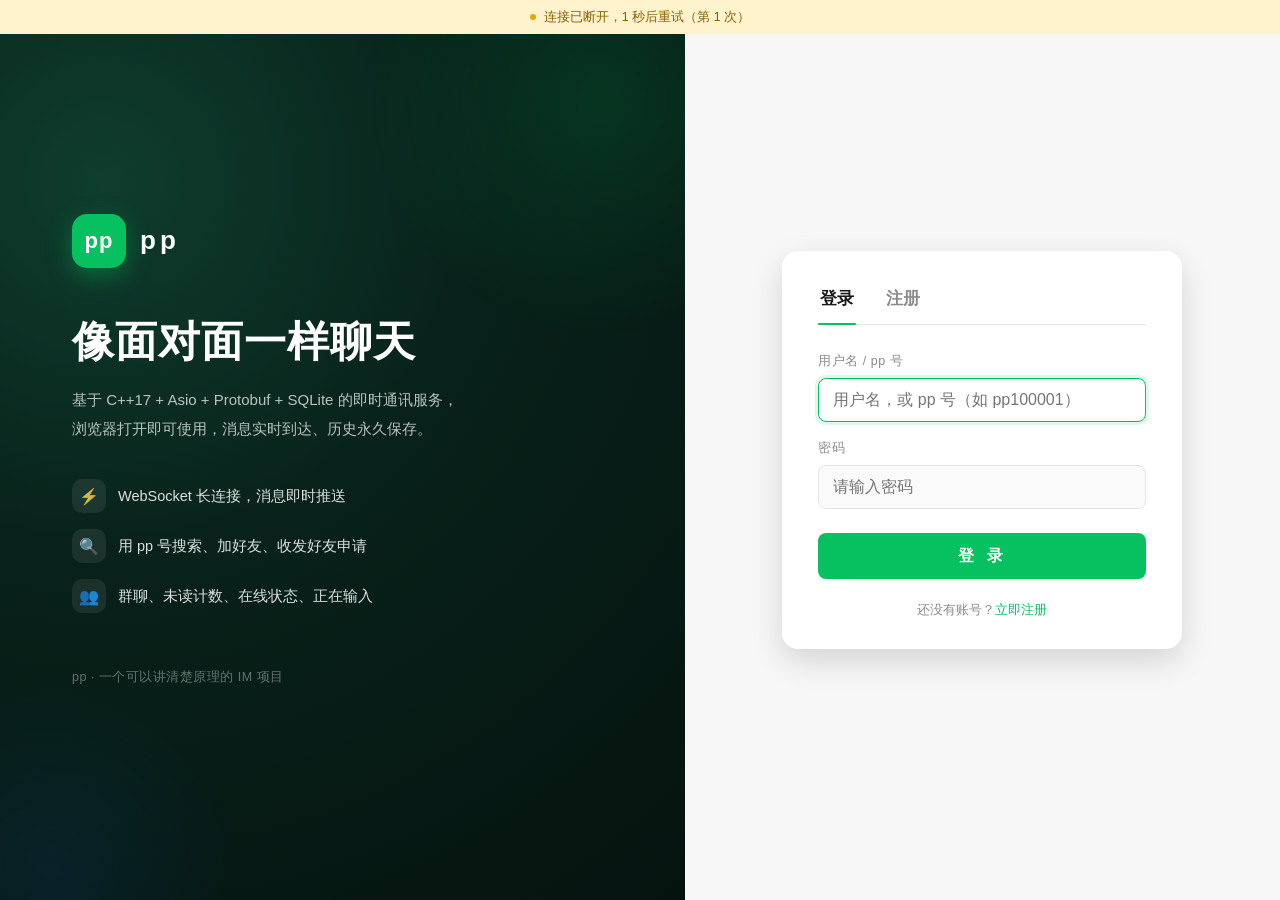
<file: web/index.html>
<!DOCTYPE html>
<html lang="zh-CN">
<head>
    <meta charset="UTF-8">
    <meta name="viewport" content="width=device-width, initial-scale=1.0, viewport-fit=cover">
    <meta name="theme-color" content="#2e2e2e">
    <title>pp · 和朋友保持连接</title>
    <link rel="icon" href="data:,">
    <link rel="stylesheet" href="css/app.css">
</head>
<body>

<!-- =========================================================================
     登录 / 注册
     ========================================================================= -->
<section id="auth-view" class="auth">
    <div class="auth-brand">
        <div class="brand-logo">
            <span class="brand-mark">pp</span>
            <span class="brand-name">pp</span>
        </div>
        <h1 class="brand-title">像面对面一样聊天</h1>
        <p class="brand-desc">
            基于 C++17 + Asio + Protobuf + SQLite 的即时通讯服务，<br>
            浏览器打开即可使用，消息实时到达、历史永久保存。
        </p>
        <ul class="brand-points">
            <li><span>⚡</span> WebSocket 长连接，消息即时推送</li>
            <li><span>🔍</span> 用 pp 号搜索、加好友、收发好友申请</li>
            <li><span>👥</span> 群聊、未读计数、在线状态、正在输入</li>
        </ul>
        <div class="brand-footer">pp · 一个可以讲清楚原理的 IM 项目</div>
    </div>

    <div class="auth-panel">
        <div class="auth-card">
            <div class="auth-tabs">
                <button class="auth-tab active" data-auth-tab="login">登录</button>
                <button class="auth-tab" data-auth-tab="register">注册</button>
            </div>

            <form id="login-form" class="auth-form" autocomplete="on">
                <label class="field">
                    <span class="field-label">用户名 / pp 号</span>
                    <input id="login-username" name="username" type="text"
                           placeholder="用户名，或 pp 号（如 pp100001）" autocomplete="username" required>
                </label>
                <label class="field">
                    <span class="field-label">密码</span>
                    <input id="login-password" name="password" type="password"
                           placeholder="请输入密码" autocomplete="current-password" required>
                </label>
                <p class="form-error" id="login-error" hidden></p>
                <button class="primary-btn" type="submit" id="login-submit">登 录</button>
                <p class="form-hint">还没有账号？<a href="#" data-auth-tab="register">立即注册</a></p>
            </form>

            <form id="register-form" class="auth-form" autocomplete="off" hidden>
                <label class="field">
                    <span class="field-label">用户名</span>
                    <input id="register-username" name="username" type="text"
                           placeholder="3~20 位字母、数字或下划线" autocomplete="username" required>
                </label>
                <label class="field">
                    <span class="field-label">昵称</span>
                    <input id="register-nickname" name="nickname" type="text"
                           placeholder="别人看到的名字" required>
                </label>
                <label class="field">
                    <span class="field-label">密码</span>
                    <input id="register-password" name="password" type="password"
                           placeholder="至少 6 位" autocomplete="new-password" required>
                </label>
                <label class="field">
                    <span class="field-label">确认密码</span>
                    <input id="register-password2" name="password2" type="password"
                           placeholder="再输入一次密码" autocomplete="new-password" required>
                </label>
                <p class="form-hint" style="text-align:left;margin:-4px 0 0;">
                    注册后会自动生成唯一 pp 号（如 pp100001），可随时在资料里修改。
                </p>
                <p class="form-error" id="register-error" hidden></p>
                <button class="primary-btn" type="submit" id="register-submit">创建账号</button>
                <p class="form-hint">已有账号？<a href="#" data-auth-tab="login">返回登录</a></p>
            </form>
        </div>
    </div>
</section>

<!-- =========================================================================
     主界面
     ========================================================================= -->
<section id="app-view" class="app" hidden>
    <!-- 最左侧导航（移动端自动变为底部 tab） -->
    <nav class="rail">
        <button class="rail-btn active" data-view="chats" title="聊天">
            <svg viewBox="0 0 24 24" aria-hidden="true">
                <path d="M21 11.5a8.4 8.4 0 0 1-8.5 8.5 9 9 0 0 1-3.8-.8L3 21l1.8-5.1A8.4 8.4 0 0 1 12.5 3 8.4 8.4 0 0 1 21 11.5z"/>
            </svg>
            <span class="rail-badge" id="rail-unread" hidden>0</span>
        </button>

        <button class="rail-btn" data-view="contacts" title="联系人">
            <svg viewBox="0 0 24 24" aria-hidden="true">
                <path d="M16 21v-2a4 4 0 0 0-4-4H6a4 4 0 0 0-4 4v2"/>
                <circle cx="9" cy="7" r="4"/>
                <path d="M22 21v-2a4 4 0 0 0-3-3.87"/>
                <path d="M16 3.13a4 4 0 0 1 0 7.75"/>
            </svg>
        </button>

        <button class="rail-btn" data-view="feed" title="动态">
            <svg viewBox="0 0 24 24" aria-hidden="true">
                <rect x="3.2" y="4" width="17.6" height="16" rx="3"/>
                <line x1="7" y1="9" x2="17" y2="9"/>
                <line x1="7" y1="13" x2="17" y2="13"/>
                <line x1="7" y1="17" x2="13" y2="17"/>
            </svg>
            <span class="rail-badge" id="rail-feed-badge" hidden>0</span>
        </button>

        <button class="rail-btn" data-view="favorites" title="收藏夹">
            <svg viewBox="0 0 24 24" aria-hidden="true">
                <path d="M6.5 3.5h11A1.5 1.5 0 0 1 19 5v16l-7-4.2L5 21V5a1.5 1.5 0 0 1 1.5-1.5z"/>
            </svg>
        </button>

        <button class="rail-btn" data-view="me" title="我">
            <svg viewBox="0 0 24 24" aria-hidden="true">
                <circle cx="12" cy="8" r="4.2"/>
                <path d="M4.6 20.4c0-4 3.4-6.4 7.4-6.4s7.4 2.4 7.4 6.4"/>
            </svg>
        </button>

        <div class="rail-spacer"></div>

        <button class="rail-btn" id="btn-logout" title="退出登录" hidden>
            <svg viewBox="0 0 24 24" aria-hidden="true">
                <path d="M9 21H5a2 2 0 0 1-2-2V5a2 2 0 0 1 2-2h4"/>
                <polyline points="16 17 21 12 16 7"/>
                <line x1="21" y1="12" x2="9" y2="12"/>
            </svg>
        </button>
    </nav>

    <!-- 会话 / 通讯录列表 -->
    <aside class="sidebar">
        <header class="sidebar-head">
            <h2 class="sidebar-title" id="sidebar-title">聊天</h2>
            <button class="icon-btn" id="btn-new-chat" title="发起聊天">
                <svg viewBox="0 0 24 24" aria-hidden="true">
                    <line x1="12" y1="5" x2="12" y2="19"/>
                    <line x1="5" y1="12" x2="19" y2="12"/>
                </svg>
            </button>
        </header>

        <div class="search-box">
            <svg viewBox="0 0 24 24" aria-hidden="true">
                <circle cx="11" cy="11" r="7"/>
                <line x1="16.5" y1="16.5" x2="21" y2="21"/>
            </svg>
            <input id="search-input" type="text" placeholder="搜索联系人 / 聊天记录">
        </div>

        <div class="list-scroll">
            <div id="conv-list" class="conv-list"></div>
            <div class="list-empty" id="list-empty" hidden>
                <div class="list-empty-icon">💬</div>
                <p id="list-empty-text">还没有聊天</p>
            </div>
        </div>

        <footer class="sidebar-foot">
            <span class="conn-dot" id="conn-dot"></span>
            <span id="conn-text">连接中…</span>
        </footer>
    </aside>

    <!-- 聊天区 -->
    <main class="chat" id="chat">
        <div class="chat-empty" id="chat-empty">
            <div class="chat-empty-inner">
                <div class="chat-empty-logo">pp</div>
                <h3>pp 网页版</h3>
                <p>从左侧选择一位联系人，开始聊天</p>
            </div>
        </div>

        <div class="chat-pane" id="chat-pane" hidden>
            <header class="chat-head">
                <button class="icon-btn back-btn" id="btn-back" title="返回">
                    <svg viewBox="0 0 24 24" aria-hidden="true">
                        <polyline points="15 18 9 12 15 6"/>
                    </svg>
                </button>
                <div class="chat-head-main">
                    <div class="chat-head-name">
                        <span id="chat-name">—</span>
                        <span class="presence-dot offline" id="chat-presence"></span>
                    </div>
                    <div class="chat-head-sub" id="chat-sub">离线</div>
                </div>
                <div class="chat-head-actions">
                    <span class="peer-uid" id="chat-uid"></span>
                    <button class="icon-btn" id="btn-chat-info" title="聊天信息" hidden>⋯</button>
                </div>
            </header>

            <div class="messages" id="messages">
                <div class="load-more" id="load-more" hidden>
                    <button class="ghost-btn" id="btn-load-more">查看更早的消息</button>
                </div>
                <div class="message-list" id="message-list"></div>
                <div class="typing-indicator" id="typing-indicator" hidden>
                    <span class="typing-dots"><i></i><i></i><i></i></span>
                    <span id="typing-text">对方正在输入…</span>
                </div>
            </div>

            <footer class="composer" id="composer">
                <!-- 第一行：更多(+) / 语音 / 输入 / 表情 / 发送（微信式） -->
                <div class="composer-tools">
                    <button class="icon-btn" id="btn-more" title="更多功能" aria-label="更多功能">
                        <svg viewBox="0 0 24 24" aria-hidden="true">
                            <circle cx="12" cy="12" r="9"/>
                            <line x1="12" y1="8.2" x2="12" y2="15.8"/>
                            <line x1="8.2" y1="12" x2="15.8" y2="12"/>
                        </svg>
                    </button>
                    <button class="icon-btn" id="btn-voice-toggle" title="切换语音输入" aria-label="语音输入">
                        <!-- 语音模式：显示麦克风；已切到语音时改为键盘图标（CSS 切换，不用 emoji） -->
                        <svg class="ico-mic" viewBox="0 0 24 24" aria-hidden="true">
                            <rect x="9" y="2.6" width="6" height="11" rx="3"/>
                            <path d="M5 11.4a7 7 0 0 0 14 0"/>
                            <line x1="12" y1="18.4" x2="12" y2="21.6"/>
                            <line x1="8.6" y1="21.6" x2="15.4" y2="21.6"/>
                        </svg>
                        <svg class="ico-keyboard" viewBox="0 0 24 24" aria-hidden="true">
                            <rect x="2.4" y="6.4" width="19.2" height="11.2" rx="2.4"/>
                            <line x1="6.4" y1="10.2" x2="7.6" y2="10.2"/>
                            <line x1="10.2" y1="10.2" x2="11.4" y2="10.2"/>
                            <line x1="14" y1="10.2" x2="15.2" y2="10.2"/>
                            <line x1="17.8" y1="10.2" x2="19" y2="10.2"/>
                            <line x1="6.4" y1="13.8" x2="17.6" y2="13.8"/>
                        </svg>
                    </button>
                </div>
                <input type="file" id="file-input" hidden
                       accept="image/png,image/jpeg,image/gif,image/webp,application/pdf,text/plain,text/markdown,application/zip,.doc,.docx,.xls,.xlsx,.ppt,.pptx">
                <textarea id="message-input" rows="1"></textarea>
                <!-- 语音模式：按住说话（微信式，上滑取消） -->
                <button class="voice-hold" id="btn-voice-hold" hidden>按住 说话</button>
                <div class="composer-right">
                    <button class="icon-btn" id="btn-emoji" title="表情" aria-label="表情">
                        <svg viewBox="0 0 24 24" aria-hidden="true">
                            <circle cx="12" cy="12" r="9"/>
                            <path d="M8.4 14.2a4.2 4.2 0 0 0 7.2 0"/>
                            <circle cx="9.2" cy="9.8" r="1"/>
                            <circle cx="14.8" cy="9.8" r="1"/>
                        </svg>
                    </button>
                    <button class="send-btn" id="btn-send">发送</button>
                </div>

                <!-- 引用条：引用某条消息时显示在输入框上方 -->
                <div class="quote-bar" id="quote-bar" hidden>
                    <div class="quote-bar-body">
                        <span class="quote-bar-name" id="quote-bar-name"></span>
                        <span class="quote-bar-text" id="quote-bar-text"></span>
                    </div>
                    <button class="quote-bar-close" id="quote-bar-close" title="取消引用">×</button>
                </div>

                <div class="emoji-panel" id="emoji-panel" hidden>
                    <div class="emoji-tabs">
                        <button class="emoji-tab active" type="button" data-tab="emoji">表情</button>
                        <button class="emoji-tab" type="button" data-tab="custom">收藏的表情</button>
                    </div>
                    <div class="emoji-grid" id="emoji-grid"></div>
                </div>

                <!-- 更多功能面板：展开时把输入栏整体顶上去（微信 + 面板） -->
                <div class="more-panel" id="more-panel" hidden>
                    <button class="more-item" data-more="image">
                        <span class="more-ico">
                            <svg viewBox="0 0 24 24" aria-hidden="true">
                                <rect x="3" y="4.5" width="18" height="15" rx="3"/>
                                <circle cx="8.6" cy="9.6" r="1.6"/>
                                <path d="M4 17.4l5-5 3.4 3.4 3-3 4.6 4.6"/>
                            </svg>
                        </span>
                        <span class="more-label">相册</span>
                    </button>
                    <button class="more-item" data-more="file">
                        <span class="more-ico">
                            <svg viewBox="0 0 24 24" aria-hidden="true">
                                <path d="M14 3H7a2 2 0 0 0-2 2v14a2 2 0 0 0 2 2h10a2 2 0 0 0 2-2V8z"/>
                                <polyline points="14 3 14 8 19 8"/>
                                <line x1="9" y1="13" x2="15" y2="13"/>
                                <line x1="9" y1="17" x2="13" y2="17"/>
                            </svg>
                        </span>
                        <span class="more-label">文件</span>
                    </button>
                    <button class="more-item" data-more="favorites">
                        <span class="more-ico">
                            <svg viewBox="0 0 24 24" aria-hidden="true">
                                <path d="M6.5 3.5h11a1.5 1.5 0 0 1 1.5 1.5v16l-7-4.2-7 4.2V5a1.5 1.5 0 0 1 1.5-1.5z"/>
                            </svg>
                        </span>
                        <span class="more-label">收藏</span>
                    </button>
                    <button class="more-item" data-more="voice">
                        <span class="more-ico">
                            <svg viewBox="0 0 24 24" aria-hidden="true">
                                <rect x="9" y="2.6" width="6" height="11" rx="3"/>
                                <path d="M5 11.4a7 7 0 0 0 14 0"/>
                                <line x1="12" y1="18.4" x2="12" y2="21.6"/>
                                <line x1="8.6" y1="21.6" x2="15.4" y2="21.6"/>
                            </svg>
                        </span>
                        <span class="more-label">语音</span>
                    </button>
                </div>

                <!-- 录音浮层：左半区=转文字，右半区=取消（微信式），中间显示波形与时长 -->
                <div class="voice-recording" id="voice-recording" hidden>
                    <div class="vr-zone vr-text" id="vr-text">
                        <svg class="vr-ico" viewBox="0 0 24 24" aria-hidden="true">
                            <polyline points="4 7 4 4 20 4 20 7"/>
                            <line x1="9" y1="20" x2="15" y2="20"/>
                            <line x1="12" y1="4" x2="12" y2="20"/>
                        </svg>
                        <span class="vr-title">转文字</span>
                        <span class="vr-sub">左滑松手</span>
                    </div>
                    <div class="vr-center">
                        <div class="voice-rec-wave"><i></i><i></i><i></i><i></i><i></i></div>
                        <span id="voice-rec-timer">0&nbsp;″</span>
                        <span id="voice-rec-tip">松开发送</span>
                    </div>
                    <div class="vr-zone vr-cancel" id="vr-cancel">
                        <svg class="vr-ico" viewBox="0 0 24 24" aria-hidden="true">
                            <line x1="6" y1="6" x2="18" y2="18"/>
                            <line x1="18" y1="6" x2="6" y2="18"/>
                        </svg>
                        <span class="vr-title">取消</span>
                        <span class="vr-sub">右滑松手</span>
                    </div>
                </div>
            </footer>
        </div>
    </main>

    <!-- =====================================================================
         联系人（好友 / 群聊 / 新的朋友）
         ===================================================================== -->
    <section class="contacts-view" id="contacts-view" hidden>
        <aside class="contacts-master">
            <header class="contacts-head">
                <h2>联系人</h2>
                <div class="contacts-head-actions">
                    <button class="icon-btn" id="btn-contact-add" title="添加好友">
                        <svg viewBox="0 0 24 24" aria-hidden="true">
                            <circle cx="10" cy="8" r="3.6"/>
                            <path d="M3.6 19.6c0-3.5 2.9-5.6 6.4-5.6 1.6 0 3 .4 4.1 1.2"/>
                            <line x1="18" y1="13" x2="18" y2="21"/>
                            <line x1="14" y1="17" x2="22" y2="17"/>
                        </svg>
                    </button>
                    <button class="icon-btn" id="btn-contact-group" title="创建群聊">
                        <svg viewBox="0 0 24 24" aria-hidden="true">
                            <circle cx="8" cy="9" r="3"/>
                            <circle cx="16" cy="9" r="3"/>
                            <path d="M2.8 19c0-2.8 2.3-4.4 5.2-4.4s5.2 1.6 5.2 4.4"/>
                            <path d="M14.4 14.8c2.6.1 4.8 1.6 4.8 4.2"/>
                        </svg>
                    </button>
                </div>
            </header>

            <div class="contacts-tabs">
                <button class="contacts-tab active" data-contact-tab="friends">好友</button>
                <button class="contacts-tab" data-contact-tab="groups">群聊</button>
                <button class="contacts-tab" data-contact-tab="requests">
                    新的朋友<span class="tab-badge" id="contact-request-badge" hidden>0</span>
                </button>
            </div>

            <div class="contacts-scroll">
                <div id="contacts-list" class="contacts-list"></div>
                <div class="contacts-empty" id="contacts-empty" hidden>
                    <p id="contacts-empty-text">还没有好友</p>
                </div>
            </div>
        </aside>

        <main class="contacts-detail" id="contacts-detail">
            <div class="detail-empty" id="contacts-detail-empty">
                <div class="detail-empty-icon">👥</div>
                <p>选择左侧的联系人查看详情</p>
            </div>
            <div class="detail-panel" id="contacts-detail-panel" hidden></div>
        </main>
    </section>

    <!-- =====================================================================
         动态（朋友圈 / 微博）
         ===================================================================== -->
    <section class="feed-view" id="feed-view" hidden>
        <div class="feed-wrap">
            <header class="feed-head">
                <h2>动态</h2>
                <span class="feed-head-spacer"></span>
                <button class="ghost-btn feed-refresh" id="btn-feed-refresh">刷新</button>
                <button class="icon-btn feed-new" id="btn-new-post" title="发表动态">
                    <svg viewBox="0 0 24 24" aria-hidden="true">
                        <line x1="12" y1="5" x2="12" y2="19"/>
                        <line x1="5" y1="12" x2="19" y2="12"/>
                    </svg>
                </button>
            </header>

            <div class="feed-scroll" id="feed-scroll">
                <div class="feed-list" id="feed-list"></div>

                <div class="feed-empty" id="feed-empty" hidden>
                    <div class="feed-empty-icon">🌤</div>
                    <p>还没有动态，点右上角 + 发一条</p>
                </div>

                <div class="feed-more" id="feed-more" hidden>
                    <button class="ghost-btn" id="btn-feed-more">加载更多</button>
                </div>
            </div>
        </div>
    </section>

    <!-- 发表动态（点 + 进入） -->
    <section class="feed-view" id="post-compose-view" hidden>
        <div class="feed-wrap">
            <header class="feed-head">
                <button class="icon-btn" id="btn-compose-back" title="返回">
                    <svg viewBox="0 0 24 24" aria-hidden="true">
                        <polyline points="15 18 9 12 15 6"/>
                    </svg>
                </button>
                <h2>发表动态</h2>
                <span class="feed-head-spacer"></span>
                <button class="text-btn" id="btn-post-send" disabled>发表</button>
            </header>

            <div class="feed-scroll">
                <div class="compose compose-page">
                    <div class="compose-top">
                        <div class="me-avatar me-avatar-sm" id="compose-avatar">我</div>
                        <textarea id="post-input" rows="6" maxlength="2000"
                                  placeholder="这一刻的想法…"></textarea>
                    </div>
                    <div class="compose-thumbs" id="compose-thumbs" hidden></div>
                    <div class="compose-foot">
                        <button class="icon-btn compose-pick" id="btn-pick-images" title="添加图片">
                            <svg viewBox="0 0 24 24" aria-hidden="true">
                                <rect x="3" y="4.5" width="18" height="15" rx="3"/>
                                <circle cx="8.6" cy="10" r="1.6"/>
                                <path d="M4 17l4.6-4.3 3.2 2.9 3-2.6L20 16.5"/>
                            </svg>
                        </button>
                        <span class="compose-count" id="post-count">0/2000</span>
                    </div>
                    <input type="file" id="post-file-input" hidden multiple
                           accept="image/png,image/jpeg,image/gif,image/webp">
                </div>
                <p class="compose-tip">最多 9 张图片，单张不超过 5MB</p>
            </div>
        </div>
    </section>

    <!-- =====================================================================
         某人的动态（从动态卡片头像点进来）
         ===================================================================== -->
    <section class="feed-view" id="user-feed-view" hidden>
        <div class="feed-wrap">
            <header class="feed-head">
                <button class="icon-btn" id="btn-user-feed-back" title="返回">
                    <svg viewBox="0 0 24 24" aria-hidden="true">
                        <polyline points="15 18 9 12 15 6"/>
                    </svg>
                </button>
                <h2 id="user-feed-title">TA 的动态</h2>
                <span class="feed-head-spacer"></span>
            </header>

            <div class="feed-scroll" id="user-feed-scroll">
                <div class="feed-list" id="user-feed-list"></div>
                <div class="feed-empty" id="user-feed-empty" hidden>
                    <div class="feed-empty-icon">📭</div>
                    <p>TA 还没有发过动态</p>
                </div>
                <div class="feed-more" id="user-feed-more" hidden>
                    <button class="ghost-btn" id="btn-user-feed-more">加载更多</button>
                </div>
            </div>
        </div>
    </section>

    <!-- =====================================================================
         我（微信风格的个人中心）
         ===================================================================== -->
    <section class="me-view" id="me-view" hidden>
        <!-- 主页面 -->
        <div class="me-page" id="me-page">
            <div class="me-scroll">
                <div class="me-profile" id="me-profile" data-me="detail" role="button" tabindex="0">
                    <div class="me-avatar" id="me-avatar">我</div>
                    <div class="me-profile-main">
                        <div class="me-name" id="me-name">—</div>
                        <div class="me-meta" id="me-meta">pp号：—</div>
                        <div class="me-sign" id="me-sign"></div>
                    </div>
                    <span class="chev">›</span>
                </div>

                <div class="me-group">
                    <button class="me-row" data-me="qr">
                        <span class="me-row-icon">
                            <svg viewBox="0 0 24 24" aria-hidden="true">
                                <rect x="3" y="3" width="7" height="7" rx="1.2"/>
                                <rect x="14" y="3" width="7" height="7" rx="1.2"/>
                                <rect x="3" y="14" width="7" height="7" rx="1.2"/>
                                <path d="M14 14h3v3h-3z"/>
                                <path d="M19 19h2v2h-2z"/>
                            </svg>
                        </span>
                        <span class="me-row-label">我的二维码</span>
                        <span class="chev">›</span>
                    </button>
                </div>

                <div class="me-group">
                    <button class="me-row" data-me="grants">
                        <span class="me-row-icon">
                            <svg viewBox="0 0 24 24" aria-hidden="true">
                                <path d="M12 3.2 19 6v5.4c0 4.3-2.9 7.6-7 9.4-4.1-1.8-7-5.1-7-9.4V6z"/>
                                <path d="m9.2 12.2 2 2 3.6-3.8"/>
                            </svg>
                        </span>
                        <span class="me-row-label">授权管理</span>
                        <span class="chev">›</span>
                    </button>
                    <button class="me-row" data-me="security">
                        <span class="me-row-icon">
                            <svg viewBox="0 0 24 24" aria-hidden="true">
                                <rect x="5" y="10.5" width="14" height="9.5" rx="2.2"/>
                                <path d="M8.4 10.5V7.6a3.6 3.6 0 0 1 7.2 0v2.9"/>
                            </svg>
                        </span>
                        <span class="me-row-label">账号与安全</span>
                        <span class="chev">›</span>
                    </button>
                    <button class="me-row" data-me="about">
                        <span class="me-row-icon">
                            <svg viewBox="0 0 24 24" aria-hidden="true">
                                <circle cx="12" cy="12" r="8.6"/>
                                <path d="M12 11v5.6"/>
                                <circle cx="12" cy="7.7" r="1" fill="currentColor" stroke="none"/>
                            </svg>
                        </span>
                        <span class="me-row-label">关于 pp</span>
                        <span class="chev">›</span>
                    </button>
                </div>

                <div class="me-group">
                    <button class="me-row me-row-danger" data-me="logout">退出登录</button>
                </div>

                <p class="me-footer">pp · 网页版 v1.0</p>
            </div>
        </div>

        <!-- 个人信息 -->
        <div class="me-page" id="me-detail" hidden>
            <header class="subpage-head">
                <button class="icon-btn" data-me="back" title="返回">
                    <svg viewBox="0 0 24 24" aria-hidden="true">
                        <polyline points="15 18 9 12 15 6"/>
                    </svg>
                </button>
                <h2>个人信息</h2>
                <span class="subpage-spacer"></span>
            </header>

            <div class="me-scroll">
                <div class="me-group">
                    <button class="me-row" data-me="edit-avatar">
                        <span class="me-row-label">头像</span>
                        <div class="me-avatar me-avatar-sm" id="me-detail-avatar">我</div>
                        <span class="chev">›</span>
                    </button>
                    <button class="me-row" data-me="edit-nickname">
                        <span class="me-row-label">名字</span>
                        <span class="me-row-value" id="me-detail-name">—</span>
                        <span class="chev">›</span>
                    </button>
                    <button class="me-row" data-me="edit-ppid">
                        <span class="me-row-label">pp 号</span>
                        <span class="me-row-value" id="me-detail-ppid">—</span>
                        <span class="chev">›</span>
                    </button>
                    <button class="me-row" data-me="qr">
                        <span class="me-row-label">我的二维码</span>
                        <span class="chev">›</span>
                    </button>
                </div>

                <div class="me-group">
                    <button class="me-row" data-me="edit-signature">
                        <span class="me-row-label">个性签名</span>
                        <span class="me-row-value" id="me-detail-sign">未填写</span>
                        <span class="chev">›</span>
                    </button>
                </div>

                <p class="me-footnote">资料修改后会立即同步给好友</p>
            </div>
        </div>

        <!-- 编辑资料 -->
        <div class="me-page" id="me-edit" hidden>
            <header class="subpage-head">
                <button class="icon-btn" data-me="close-edit" title="返回">
                    <svg viewBox="0 0 24 24" aria-hidden="true">
                        <polyline points="15 18 9 12 15 6"/>
                    </svg>
                </button>
                <h2>编辑资料</h2>
                <span class="subpage-spacer"></span>
                <button class="text-btn" id="btn-save-profile">保存</button>
            </header>

            <div class="me-scroll">
                <div class="me-group">
                    <button class="me-row" id="btn-change-avatar">
                        <span class="me-row-label">头像</span>
                        <div class="me-avatar me-avatar-sm" id="me-edit-avatar">我</div>
                        <span class="me-row-value">点击更换</span>
                        <span class="chev">›</span>
                    </button>
                    <input type="file" id="avatar-file-input" hidden
                           accept="image/png,image/jpeg,image/gif,image/webp">
                </div>

                <div class="me-group edit-fields">
                    <label class="edit-field">
                        <span class="edit-label">名字</span>
                        <input id="edit-nickname" class="edit-input" type="text"
                               maxlength="20" placeholder="你的昵称">
                        <span class="edit-counter" id="edit-nickname-count">0/20</span>
                    </label>
                    <label class="edit-field">
                        <span class="edit-label">pp 号</span>
                        <input id="edit-ppid" class="edit-input" type="text"
                               maxlength="20" placeholder="4~20 位字母、数字或下划线">
                        <span class="edit-counter" id="edit-ppid-count">0/20</span>
                    </label>
                    <label class="edit-field edit-field-column">
                        <span class="edit-label">个性签名</span>
                        <textarea id="edit-signature" class="edit-textarea" rows="3"
                                  maxlength="80" placeholder="一句话介绍自己"></textarea>
                        <span class="edit-counter" id="edit-signature-count">0/80</span>
                    </label>
                </div>

                <p class="me-footnote">昵称 1~20 字，pp 号 4~20 位字母、数字或下划线。</p>
            </div>
        </div>

        <!-- 我的二维码 -->
        <div class="me-page" id="me-qr" hidden>
            <header class="subpage-head">
                <button class="icon-btn" data-me="back" title="返回">
                    <svg viewBox="0 0 24 24" aria-hidden="true">
                        <polyline points="15 18 9 12 15 6"/>
                    </svg>
                </button>
                <h2>我的二维码</h2>
                <span class="subpage-spacer"></span>
            </header>

            <div class="me-scroll">
                <div class="qr-card">
                    <div class="qr-head">
                        <div class="qr-avatar" id="me-qr-avatar">我</div>
                        <div class="qr-head-info">
                            <div class="qr-name" id="me-qr-name">—</div>
                            <div class="qr-id" id="me-qr-id">pp号：—</div>
                        </div>
                    </div>

                    <div class="qr-canvas-wrap">
                        <canvas id="me-qrcode" class="qr-canvas"></canvas>
                        <div class="qr-loading" id="qr-loading">二维码生成中…</div>
                    </div>

                    <p class="qr-hint">扫一扫，直接打开 pp 加我为好友</p>

                    <div class="qr-actions">
                        <button class="btn btn-ghost" id="btn-copy-qrlink">复制链接</button>
                        <button class="btn btn-primary" id="btn-save-qr">保存图片</button>
                    </div>

                    <button class="qr-ppid" id="btn-copy-ppid">复制 pp 号</button>
                </div>
            </div>
        </div>
    </section>

    <!-- =====================================================================
         收藏夹（长按消息 → 收藏）
         ===================================================================== -->
    <section class="fav-view" id="fav-view" hidden>
        <header class="fav-head">
            <h2>收藏夹</h2>
            <span class="fav-count" id="fav-count"></span>
        </header>
        <div class="fav-list" id="fav-list"></div>
    </section>
</section>

<div class="toast" id="toast" hidden></div>
<div class="conn-banner" id="conn-banner" hidden>
    <span class="conn-banner-dot"></span>
    <span id="conn-banner-text">连接已断开，正在重连…</span>
</div>

<!-- 通用弹窗：添加好友 / 好友申请 / 创建群聊 / 群成员 / 个人资料 -->
<div class="modal-root" id="modal-root" hidden>
    <div class="modal-backdrop" data-modal-close></div>
    <section class="modal-card" role="dialog" aria-modal="true">
        <header class="modal-head">
            <h3 id="modal-title">标题</h3>
            <button class="icon-btn" id="modal-close" title="关闭">✕</button>
        </header>
        <div class="modal-body" id="modal-body"></div>
        <footer class="modal-foot" id="modal-foot" hidden></footer>
    </section>
</div>

<script src="js/config.js"></script>
<script src="js/protocol.js"></script>
<script src="js/ws-client.js"></script>
<script src="js/store.js"></script>
<script src="js/ui.js"></script>
<script src="js/qr.js"></script>
<script src="js/voice.js"></script>
<script src="js/app.js"></script>
</body>
</html>
</file>
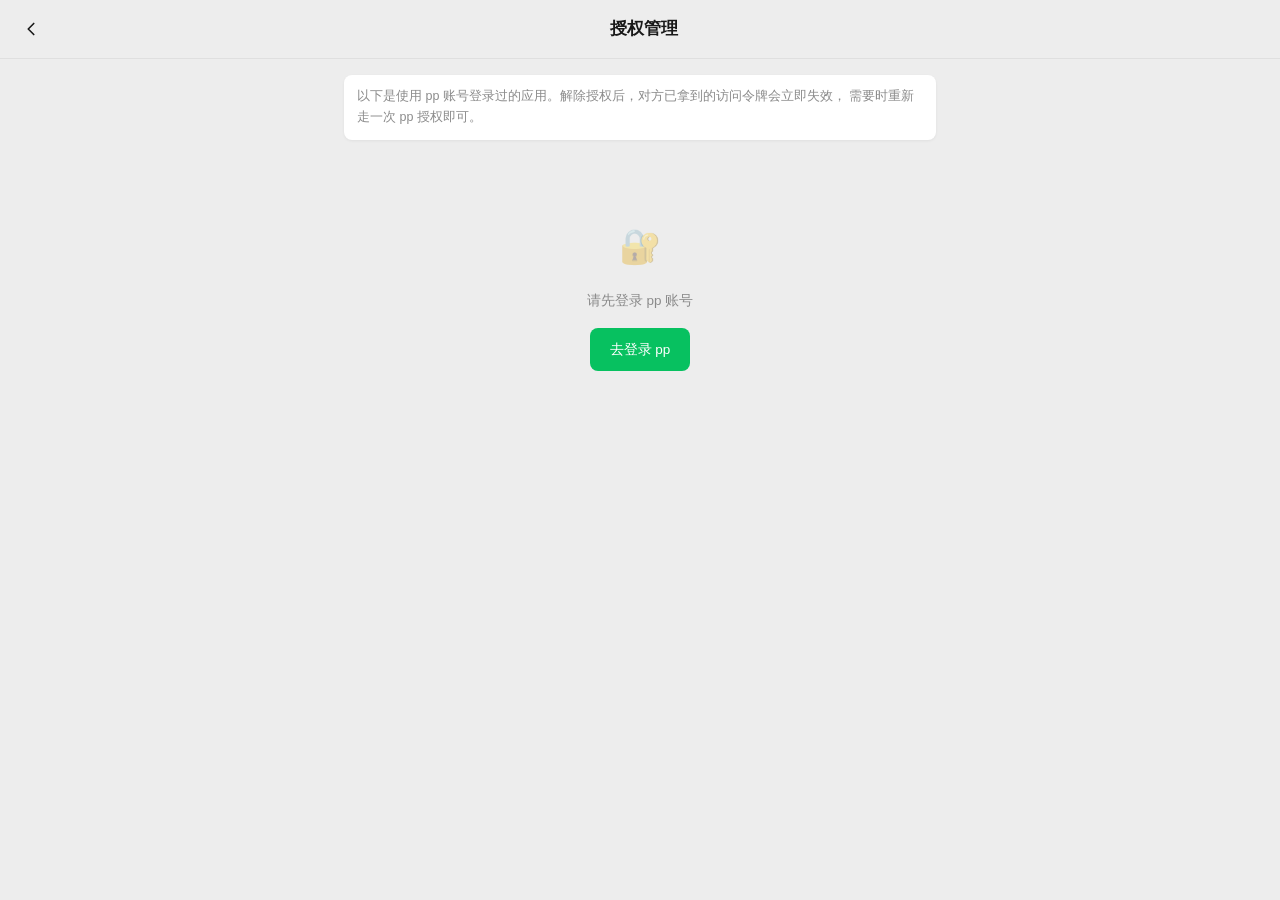
<file: web/grants.html>
<!doctype html>
<html lang="zh-CN">
<head>
<meta charset="utf-8">
<meta name="viewport" content="width=device-width, initial-scale=1, viewport-fit=cover">
<meta name="theme-color" content="#ededed">
<meta name="robots" content="noindex, nofollow">
<title>授权管理 · pp</title>
<link rel="stylesheet" href="css/app.css">
<style>
  body { background: #ededed; }

  .grants-page {
    min-height: 100vh;
    min-height: 100dvh;
    display: flex;
    flex-direction: column;
  }

  .grants-head {
    position: sticky;
    top: 0;
    z-index: 5;
    display: flex;
    align-items: center;
    gap: 8px;
    padding: 12px 14px;
    background: rgba(237, 237, 237, .92);
    backdrop-filter: blur(12px);
    -webkit-backdrop-filter: blur(12px);
    border-bottom: 1px solid rgba(0, 0, 0, .06);
  }
  .grants-back {
    display: inline-flex;
    align-items: center;
    justify-content: center;
    width: 34px; height: 34px;
    border: 0; border-radius: 10px;
    background: transparent;
    color: var(--text);
    cursor: pointer;
  }
  .grants-back:hover { background: rgba(0, 0, 0, .05); }
  .grants-title {
    flex: 1;
    margin: 0;
    font-size: 16.5px;
    font-weight: 600;
    text-align: center;
    padding-right: 34px;
  }

  .grants-body {
    flex: 1;
    width: 100%;
    max-width: 620px;
    margin: 0 auto;
    padding: 16px 14px 40px;
  }

  .grants-tip {
    margin: 0 0 14px;
    padding: 11px 13px;
    border-radius: var(--radius);
    background: #fff;
    color: var(--text-secondary);
    font-size: 12.5px;
    line-height: 1.7;
    box-shadow: var(--shadow-sm);
  }

  .grant-card {
    display: flex;
    align-items: center;
    gap: 12px;
    padding: 14px;
    margin-bottom: 10px;
    border-radius: 12px;
    background: #fff;
    box-shadow: var(--shadow-sm);
  }
  .grant-icon {
    width: 44px; height: 44px;
    flex: none;
    border-radius: 12px;
    display: grid; place-items: center;
    background: linear-gradient(135deg, #07c160, #06a552);
    color: #fff;
    font-size: 17px;
    font-weight: 700;
  }
  .grant-main { flex: 1; min-width: 0; }
  .grant-name {
    font-size: 15px;
    font-weight: 600;
    color: var(--text);
    overflow: hidden;
    text-overflow: ellipsis;
    white-space: nowrap;
  }
  .grant-sub {
    margin-top: 3px;
    font-size: 12px;
    color: var(--text-secondary);
    overflow: hidden;
    text-overflow: ellipsis;
    white-space: nowrap;
  }
  .grant-badge {
    display: inline-block;
    margin-left: 6px;
    padding: 1px 6px;
    border-radius: 999px;
    font-size: 11px;
    vertical-align: 1px;
    background: rgba(7, 193, 96, .12);
    color: var(--green-dark);
  }
  .grant-badge.off {
    background: rgba(0, 0, 0, .06);
    color: var(--text-secondary);
  }
  .grant-revoke {
    flex: none;
    padding: 7px 13px;
    border-radius: 8px;
    border: 1px solid rgba(250, 81, 81, .35);
    background: rgba(250, 81, 81, .06);
    color: var(--danger);
    font: inherit;
    font-size: 12.5px;
    cursor: pointer;
    transition: background .15s, opacity .15s;
  }
  .grant-revoke:hover { background: rgba(250, 81, 81, .12); }
  .grant-revoke:disabled { opacity: .5; cursor: default; }

  .grants-empty {
    padding: 60px 20px;
    text-align: center;
    color: var(--text-secondary);
    font-size: 13.5px;
    line-height: 1.9;
  }
  .grants-empty .big {
    font-size: 34px;
    margin-bottom: 10px;
    opacity: .35;
  }
  .grants-empty button {
    margin-top: 14px;
    padding: 9px 20px;
    border: 0;
    border-radius: 8px;
    background: var(--green);
    color: #fff;
    font: inherit;
    font-size: 13.5px;
    cursor: pointer;
  }

  .grants-loading {
    padding: 50px 0;
    text-align: center;
    color: var(--text-secondary);
    font-size: 13px;
  }

  .toast-tip {
    position: fixed;
    left: 50%;
    bottom: 42px;
    transform: translateX(-50%);
    max-width: 80vw;
    padding: 9px 16px;
    border-radius: 8px;
    background: rgba(0, 0, 0, .78);
    color: #fff;
    font-size: 13px;
    opacity: 0;
    pointer-events: none;
    transition: opacity .2s;
    z-index: 20;
  }
  .toast-tip.show { opacity: 1; }
</style>
</head>
<body>
<div class="grants-page">
  <header class="grants-head">
    <button class="grants-back" id="back" title="返回">
      <svg viewBox="0 0 24 24" width="20" height="20" fill="none"
           stroke="currentColor" stroke-width="1.8" stroke-linecap="round" stroke-linejoin="round">
        <polyline points="15 18 9 12 15 6"/>
      </svg>
    </button>
    <h1 class="grants-title">授权管理</h1>
  </header>

  <main class="grants-body">
    <p class="grants-tip">
      以下是使用 pp 账号登录过的应用。解除授权后，对方已拿到的访问令牌会立即失效，
      需要时重新走一次 pp 授权即可。
    </p>
    <div id="list">
      <div class="grants-loading">加载中…</div>
    </div>
  </main>
</div>

<div class="toast-tip" id="toast"></div>

<script>
(function () {
  'use strict';

  var TOKEN_KEY = 'pp_token';
  var listBox = document.getElementById('list');
  var toastEl = document.getElementById('toast');
  var toastTimer = null;

  // 来源 tab（由 app.js 跳转时带 ?from=me），用于返回时原路回去。
  // 不用 history.back()：pp 是 SPA，直接用回退无法指定要恢复的 tab，
  // 且首次直接打开本页时 history 里可能是无关页面。
  var fromView = (function () {
    var v = new URLSearchParams(location.search).get('from') || '';
    return ['chats', 'contacts', 'feed', 'me'].indexOf(v) !== -1 ? v : '';
  })();

  function toast(message) {
    toastEl.textContent = message;
    toastEl.classList.add('show');
    clearTimeout(toastTimer);
    toastTimer = setTimeout(function () { toastEl.classList.remove('show'); }, 2200);
  }

  function back() {
    location.href = fromView ? '/?view=' + encodeURIComponent(fromView) : '/';
  }
  document.getElementById('back').addEventListener('click', back);

  function token() {
    try { return localStorage.getItem(TOKEN_KEY) || ''; } catch (err) { return ''; }
  }

  function fmtTime(seconds) {
    var n = Number(seconds);
    if (!n) return '—';
    var d = new Date(n * 1000);
    var pad = function (x) { return x < 10 ? '0' + x : String(x); };
    return d.getFullYear() + '-' + pad(d.getMonth() + 1) + '-' + pad(d.getDate()) +
      ' ' + pad(d.getHours()) + ':' + pad(d.getMinutes());
  }

  function empty(message, withLogin) {
    listBox.innerHTML = '<div class="grants-empty">' +
      '<div class="big">🔐</div>' +
      '<div>' + message + '</div>' +
      (withLogin ? '<button id="go-login">去登录 pp</button>' : '') +
      '</div>';
    var btn = document.getElementById('go-login');
    if (btn) btn.addEventListener('click', function () { window.location.href = '/'; });
  }

  function scopeText(scope) {
    var names = { profile: '头像、昵称、pp 号' };
    var list = String(scope || 'profile').split(/\s+/).filter(Boolean);
    var labels = list.map(function (item) { return names[item] || item; });
    return labels.join('、');
  }

  function render(grants) {
    if (!grants || !grants.length) {
      empty('还没有任何应用获得过你的授权', false);
      return;
    }

    listBox.innerHTML = '';
    grants.forEach(function (g) {
      var card = document.createElement('div');
      card.className = 'grant-card';

      var icon = document.createElement('div');
      icon.className = 'grant-icon';
      icon.textContent = (g.name || g.clientId || '?').slice(0, 1);

      var main = document.createElement('div');
      main.className = 'grant-main';

      var nameEl = document.createElement('div');
      nameEl.className = 'grant-name';
      nameEl.textContent = g.name || g.clientId || '未知应用';
      var active = Number(g.activeTokens) > 0;
      var badge = document.createElement('span');
      badge.className = 'grant-badge' + (active ? '' : ' off');
      badge.textContent = active ? '已授权' : '已过期';
      nameEl.appendChild(badge);

      var subEl = document.createElement('div');
      subEl.className = 'grant-sub';
      subEl.textContent = '权限：' + scopeText(g.scope) + ' · 最近授权 ' + fmtTime(g.lastAuthorizedAt);

      var idEl = document.createElement('div');
      idEl.className = 'grant-sub';
      idEl.style.color = 'var(--text-muted)';
      idEl.textContent = g.clientId || '';

      main.appendChild(nameEl);
      main.appendChild(subEl);
      main.appendChild(idEl);

      var btn = document.createElement('button');
      btn.className = 'grant-revoke';
      btn.type = 'button';
      btn.textContent = active ? '解除授权' : '清除记录';
      btn.addEventListener('click', function () {
        var label = active ? '解除后该应用需要重新授权，确定吗？' : '清除这条授权记录？';
        if (!window.confirm(label)) return;

        btn.disabled = true;
        btn.textContent = '处理中…';

        fetch('/api/grants/revoke', {
          method: 'POST',
          headers: {
            'Content-Type': 'application/json',
            Accept: 'application/json',
            Authorization: 'Bearer ' + token(),
          },
          body: JSON.stringify({ clientId: g.clientId }),
        }).then(function (res) {
          return res.json().catch(function () { return {}; }).then(function (body) {
            if (res.ok && body && body.success) {
              toast('已解除对「' + (g.name || g.clientId) + '」的授权');
              load();
              return;
            }
            btn.disabled = false;
            btn.textContent = '重试';
            toast((body && body.errMsg) || '操作失败，请稍后重试');
          });
        }).catch(function () {
          btn.disabled = false;
          btn.textContent = '重试';
          toast('网络异常，请稍后重试');
        });
      });

      card.appendChild(icon);
      card.appendChild(main);
      card.appendChild(btn);
      listBox.appendChild(card);
    });
  }

  function load() {
    if (!token()) {
      empty('请先登录 pp 账号', true);
      return;
    }

    listBox.innerHTML = '<div class="grants-loading">加载中…</div>';

    fetch('/api/grants', {
      headers: { Accept: 'application/json', Authorization: 'Bearer ' + token() },
    }).then(function (res) {
      return res.json().catch(function () { return {}; }).then(function (body) {
        if (res.ok && body && body.success) {
          render(body.grants || []);
          return;
        }
        if (res.status === 401) {
          empty('登录状态已失效，请重新登录', true);
          return;
        }
        empty((body && body.errMsg) || '加载失败，请稍后重试', false);
      });
    }).catch(function () {
      empty('网络异常，请稍后重试', false);
    });
  }

  load();
})();
</script>
</body>
</html>
</file>
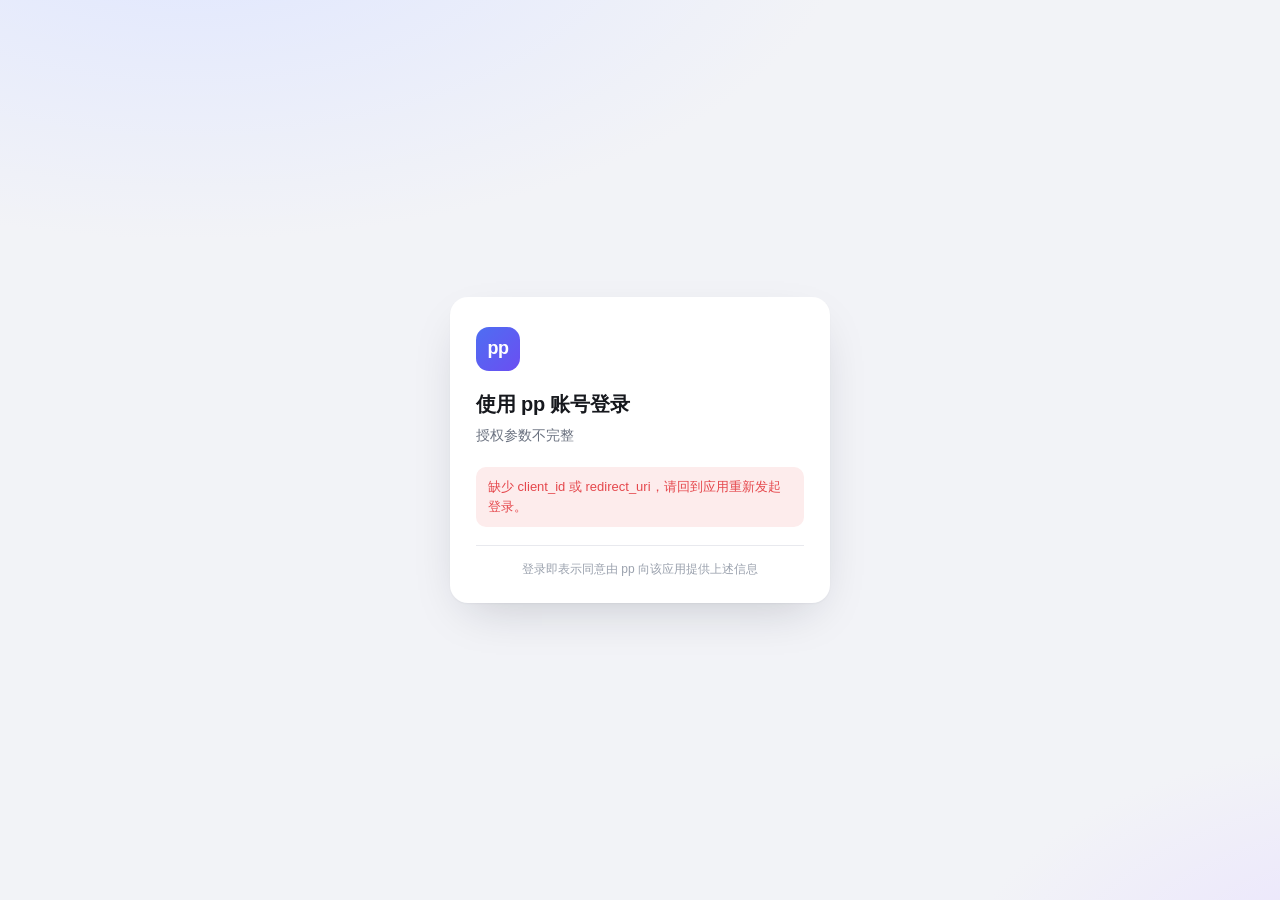
<file: web/oauth.html>
<!doctype html>
<html lang="zh-CN">
<head>
<meta charset="utf-8">
<meta name="viewport" content="width=device-width, initial-scale=1, viewport-fit=cover">
<meta name="robots" content="noindex, nofollow">
<title>使用 pp 账号登录</title>
<style>
  :root {
    --bg: #f2f3f7;
    --card: #ffffff;
    --text: #16181d;
    --text-2: #6b7280;
    --line: #e8e9ee;
    --brand: #4e6ef2;
    --brand-2: #6b4ef2;
    --danger: #e5484d;
    --radius: 18px;
  }
  * { box-sizing: border-box; }
  html, body { height: 100%; }
  body {
    margin: 0;
    display: flex;
    align-items: center;
    justify-content: center;
    padding: 24px;
    background:
      radial-gradient(1200px 600px at 15% -10%, #dfe6ff 0%, transparent 55%),
      radial-gradient(900px 500px at 110% 110%, #e8e0ff 0%, transparent 50%),
      var(--bg);
    font: 15px/1.55 -apple-system, BlinkMacSystemFont, "Segoe UI", "PingFang SC",
          "Hiragino Sans GB", "Microsoft YaHei", sans-serif;
    color: var(--text);
    -webkit-font-smoothing: antialiased;
  }
  .card {
    width: 100%;
    max-width: 380px;
    background: var(--card);
    border-radius: var(--radius);
    padding: 30px 26px 24px;
    box-shadow: 0 1px 2px rgba(16, 24, 40, .04), 0 18px 48px -18px rgba(16, 24, 40, .22);
  }
  .brand {
    width: 44px; height: 44px;
    border-radius: 13px;
    display: grid; place-items: center;
    background: linear-gradient(135deg, var(--brand), var(--brand-2));
    color: #fff; font-weight: 800; font-size: 18px; letter-spacing: -.5px;
    margin-bottom: 18px;
  }
  h1 { margin: 0 0 6px; font-size: 20px; font-weight: 700; letter-spacing: -.2px; }
  .sub { margin: 0 0 20px; color: var(--text-2); font-size: 13.5px; }
  .sub b { color: var(--text); font-weight: 600; }

  .error {
    margin: 0 0 14px;
    padding: 10px 12px;
    border-radius: 10px;
    background: #fdecec;
    color: var(--danger);
    font-size: 13px;
  }

  .user {
    display: flex; align-items: center; gap: 12px;
    padding: 12px;
    border: 1px solid var(--line);
    border-radius: 14px;
    margin-bottom: 16px;
  }
  .user img {
    width: 44px; height: 44px; border-radius: 50%; object-fit: cover;
    background: #eef1ff; flex: none;
  }
  .user .name { font-weight: 600; font-size: 15px; }
  .user .ppid { color: var(--text-2); font-size: 12.5px; }

  .scopes {
    list-style: none; margin: 0 0 18px; padding: 0;
    color: var(--text-2); font-size: 13px;
  }
  .scopes li { position: relative; padding-left: 20px; margin: 6px 0; }
  .scopes li::before {
    content: ""; position: absolute; left: 2px; top: 7px;
    width: 6px; height: 6px; border-radius: 50%;
    background: linear-gradient(135deg, var(--brand), var(--brand-2));
  }

  label { display: block; margin-bottom: 12px; font-size: 13px; color: var(--text-2); }
  input {
    width: 100%; margin-top: 6px;
    padding: 12px 13px;
    border: 1px solid var(--line);
    border-radius: 11px;
    font: inherit; color: var(--text);
    background: #fbfbfd;
    outline: none;
    transition: border-color .15s, background .15s, box-shadow .15s;
  }
  input:focus {
    background: #fff;
    border-color: #b9c4ff;
    box-shadow: 0 0 0 3px rgba(78, 110, 242, .13);
  }

  button {
    width: 100%;
    padding: 12px 16px;
    border: 0; border-radius: 11px;
    font: inherit; font-weight: 600;
    cursor: pointer;
    transition: transform .06s, filter .15s, background .15s;
  }
  button:active { transform: translateY(1px); }
  button[disabled] { opacity: .6; cursor: default; }
  .primary {
    background: linear-gradient(135deg, var(--brand), var(--brand-2));
    color: #fff;
    box-shadow: 0 8px 20px -10px rgba(78, 110, 242, .8);
  }
  .primary:hover { filter: brightness(1.05); }
  .ghost {
    margin-top: 10px;
    background: transparent; color: var(--text-2);
    font-weight: 500;
  }
  .ghost:hover { color: var(--text); }

  .foot {
    margin-top: 18px;
    padding-top: 14px;
    border-top: 1px solid var(--line);
    color: #9aa1ad;
    font-size: 12px;
    text-align: center;
  }
</style>
</head>
<body>
<div class="card">
  <div class="brand">pp</div>
  <h1 id="title">使用 pp 账号登录</h1>
  <p class="sub" id="subtitle">正在确认应用信息…</p>
  <div class="error" id="error" hidden></div>

  <!-- 已登录：确认授权 -->
  <section id="consent" hidden>
    <div class="user">
      <img id="avatar" alt="" referrerpolicy="no-referrer">
      <div>
        <div class="name" id="nickname">—</div>
        <div class="ppid" id="ppid">—</div>
      </div>
    </div>
    <ul class="scopes">
      <li>获取你的头像、昵称和 pp 号</li>
      <li>不会读取你的聊天记录与动态内容</li>
      <li>你可以随时在 pp 里解除授权</li>
    </ul>
    <button class="primary" id="btn-allow" type="button">同意并继续</button>
    <button class="ghost" id="btn-switch" type="button">使用其他账号</button>
    <button class="ghost" id="btn-deny" type="button">取消授权</button>
  </section>

  <!-- 未登录：账号密码 -->
  <form id="login" hidden autocomplete="on">
    <label>账号
      <input id="account" name="username" autocomplete="username"
             placeholder="用户名，或 pp 号（如 pp100001）" required>
    </label>
    <label>密码
      <input id="password" name="password" type="password"
             autocomplete="current-password" placeholder="pp 登录密码" required>
    </label>
    <button class="primary" id="btn-login" type="submit">登录并继续</button>
  </form>

  <div class="foot">登录即表示同意由 pp 向该应用提供上述信息</div>
</div>

<script>
(function () {
  'use strict';

  var TOKEN_KEY = 'pp_token';
  var params = new URLSearchParams(location.search);
  var clientId = params.get('client_id') || '';
  var redirectUri = params.get('redirect_uri') || '';
  var state = params.get('state') || '';
  var scope = params.get('scope') || 'profile';

  var $ = function (id) { return document.getElementById(id); };
  var errorBox = $('error');
  var consentBox = $('consent');
  var loginBox = $('login');
  var subtitle = $('subtitle');

  function showError(message) {
    errorBox.textContent = message;
    errorBox.hidden = false;
  }
  function clearError() {
    errorBox.hidden = true;
  }

  // 统一请求：成功返回 { ok, data }，失败返回 { ok:false, message }
  function api(path, options) {
    options = options || {};
    var headers = { Accept: 'application/json' };
    var init = { method: options.method || 'GET', headers: headers };

    if (options.token) headers.Authorization = 'Bearer ' + options.token;
    if (options.body !== undefined) {
      headers['Content-Type'] = 'application/json';
      init.body = JSON.stringify(options.body);
    }

    return fetch(path, init).then(function (res) {
      return res.json().catch(function () { return {}; }).then(function (data) {
        if (res.ok && data && data.success) return { ok: true, data: data };
        return {
          ok: false,
          message: (data && (data.errMsg || data.message)) || ('请求失败（' + res.status + '）')
        };
      });
    }).catch(function () {
      return { ok: false, message: '网络异常，请稍后重试' };
    });
  }

  function avatarFor(url) {
    if (!url) {
      return 'data:image/svg+xml;charset=utf-8,' + encodeURIComponent(
        '<svg xmlns="http://www.w3.org/2000/svg" width="88" height="88">' +
        '<rect width="88" height="88" rx="44" fill="#eef1ff"/>' +
        '<text x="44" y="56" font-size="34" text-anchor="middle" fill="#4e6ef2">p</text></svg>'
      );
    }
    return url;
  }

  function showConsent(me) {
    clearError();
    loginBox.hidden = true;
    consentBox.hidden = false;
    subtitle.innerHTML = '应用 <b>校捷通</b> 请求获取你的以下信息';
    $('nickname').textContent = me.nickname || 'pp 用户';
    $('ppid').textContent = me.ppId || '';
    $('avatar').src = avatarFor(me.avatarUrl);
    $('avatar').onerror = function () { $('avatar').src = avatarFor(''); };
    document.title = '授权登录 · pp';
  }

  function showLogin() {
    clearError();
    consentBox.hidden = true;
    loginBox.hidden = false;
    subtitle.innerHTML = '请先登录 pp 账号，再授权 <b>校捷通</b>';
    $('account').focus();
  }

  function setBusy(button, busy, label) {
    button.disabled = busy;
    if (label) button.textContent = label;
  }

  // 有本地令牌就直接校验，免二次输入密码
  function boot() {
    if (!clientId || !redirectUri) {
      subtitle.textContent = '授权参数不完整';
      showError('缺少 client_id 或 redirect_uri，请回到应用重新发起登录。');
      return;
    }

    var token = localStorage.getItem(TOKEN_KEY);
    if (!token) {
      showLogin();
      return;
    }

    api('/api/session', { token: token }).then(function (r) {
      if (r.ok) showConsent(r.data);
      else {
        localStorage.removeItem(TOKEN_KEY);
        showLogin();
      }
    });
  }

  $('btn-login').addEventListener('click', function () { /* 由 submit 处理 */ });

  loginBox.addEventListener('submit', function (event) {
    event.preventDefault();
    clearError();

    var account = $('account').value.trim();
    var password = $('password').value;
    if (!account || !password) {
      showError('请输入账号和密码');
      return;
    }

    var button = $('btn-login');
    setBusy(button, true, '登录中…');

    api('/api/login', {
      method: 'POST',
      body: { username: account, password: password }
    }).then(function (r) {
      setBusy(button, false, '登录并继续');
      if (!r.ok) {
        showError(r.message);
        return;
      }
      localStorage.setItem(TOKEN_KEY, r.data.token || '');
      showConsent(r.data);
    });
  });

  $('btn-allow').addEventListener('click', function () {
    clearError();
    var token = localStorage.getItem(TOKEN_KEY);
    if (!token) {
      showLogin();
      return;
    }

    var button = $('btn-allow');
    setBusy(button, true, '正在授权…');

    api('/oauth/authorize', {
      method: 'POST',
      token: token,
      body: { client_id: clientId, redirect_uri: redirectUri, state: state, scope: scope }
    }).then(function (r) {
      if (!r.ok) {
        setBusy(button, false, '同意并继续');
        showError(r.message);
        return;
      }
      location.replace(r.data.redirect);
    });
  });

  $('btn-switch').addEventListener('click', function () {
    localStorage.removeItem(TOKEN_KEY);
    $('password').value = '';
    showLogin();
  });

  // 取消授权：按 OAuth 规范带 error=access_denied 回跳，
  // 接入方（校捷通）会提示「已取消授权」并停在登录页。
  $('btn-deny').addEventListener('click', function () {
    if (!redirectUri) {
      location.href = '/';
      return;
    }
    var url = redirectUri + (redirectUri.indexOf('?') === -1 ? '?' : '&') + 'error=access_denied';
    if (state) url += '&state=' + encodeURIComponent(state);
    location.replace(url);
  });

  boot();
})();
</script>
</body>
</html>
</file>
<file: web/css/app.css>
/* =============================================================================
   web/css/app.css
   微信风格界面：深色导航条 + 浅灰侧栏 + 白色聊天区 + 绿色自己气泡
   ============================================================================= */

:root {
    --green: #07c160;
    --green-dark: #06a552;
    --green-bubble: #95ec69;
    --rail-bg: #2e2e2e;
    --rail-hover: #3a3a3a;
    --sidebar-bg: #f7f7f7;
    --chat-bg: #f5f5f5;
    --panel: #ffffff;
    --border: #e5e5e5;
    --text: #191919;
    --text-secondary: #8b8b8b;
    --text-muted: #b2b2b2;
    --danger: #fa5151;
    --shadow-sm: 0 1px 3px rgba(0, 0, 0, .06);
    --shadow-md: 0 12px 32px rgba(0, 0, 0, .14);
    --radius: 8px;
    --font: "PingFang SC", "Microsoft YaHei", "Segoe UI", "Helvetica Neue", Arial, sans-serif;
}

* {
    box-sizing: border-box;
}

/* 关键：本项目大量用 [hidden] 控制显隐，而 .app/.auth-form 等又有 display:grid/flex，
   不加重置的话 hidden 会被直接覆盖掉。 */
[hidden] {
    display: none !important;
}

html,
body {
    height: 100%;
    margin: 0;
}

body {
    font-family: var(--font);
    color: var(--text);
    background: #ededed;
    -webkit-font-smoothing: antialiased;
    overflow: hidden;
}

button,
input,
textarea {
    font-family: inherit;
    font-size: inherit;
    color: inherit;
}

button {
    cursor: pointer;
    border: none;
    background: none;
}

button:disabled {
    cursor: not-allowed;
    opacity: .55;
}

svg {
    width: 22px;
    height: 22px;
    fill: none;
    stroke: currentColor;
    stroke-width: 1.8;
    stroke-linecap: round;
    stroke-linejoin: round;
}

/* =============================================================================
   登录 / 注册
   ============================================================================= */
.auth {
    display: grid;
    grid-template-columns: 1.15fr 1fr;
    min-height: 100vh;
}

.auth-brand {
    position: relative;
    overflow: hidden;
    padding: 64px 72px;
    color: #fff;
    background: radial-gradient(circle at 15% 20%, #0f3d2e 0, #08211a 42%, #05130f 100%);
    display: flex;
    flex-direction: column;
    justify-content: center;
}

.auth-brand::before,
.auth-brand::after {
    content: "";
    position: absolute;
    border-radius: 50%;
    filter: blur(0);
    opacity: .25;
    background: radial-gradient(circle, rgba(7, 193, 96, .55), transparent 65%);
}

.auth-brand::before {
    width: 520px;
    height: 520px;
    right: -180px;
    top: -160px;
}

.auth-brand::after {
    width: 420px;
    height: 420px;
    left: -160px;
    bottom: -180px;
    background: radial-gradient(circle, rgba(32, 130, 255, .35), transparent 65%);
}

.brand-logo {
    display: flex;
    align-items: center;
    gap: 14px;
    margin-bottom: 48px;
}

.brand-mark {
    display: grid;
    place-items: center;
    width: 54px;
    height: 54px;
    border-radius: 15px;
    font-size: 22px;
    font-weight: 700;
    letter-spacing: 1px;
    background: var(--green);
    box-shadow: 0 8px 24px rgba(7, 193, 96, .4);
}

.brand-name {
    font-size: 26px;
    font-weight: 700;
    letter-spacing: 4px;
}

.brand-title {
    position: relative;
    margin: 0 0 18px;
    font-size: 42px;
    line-height: 1.25;
    font-weight: 700;
    letter-spacing: 1px;
}

.brand-desc {
    position: relative;
    margin: 0 0 36px;
    font-size: 15px;
    line-height: 1.9;
    color: rgba(255, 255, 255, .72);
}

.brand-points {
    position: relative;
    list-style: none;
    margin: 0;
    padding: 0;
    display: grid;
    gap: 16px;
}

.brand-points li {
    display: flex;
    align-items: center;
    gap: 12px;
    font-size: 14.5px;
    color: rgba(255, 255, 255, .86);
}

.brand-points span {
    display: grid;
    place-items: center;
    width: 34px;
    height: 34px;
    border-radius: 10px;
    background: rgba(255, 255, 255, .08);
    font-size: 16px;
}

.brand-footer {
    position: relative;
    margin-top: 56px;
    font-size: 12.5px;
    color: rgba(255, 255, 255, .38);
    letter-spacing: .5px;
}

.auth-panel {
    display: grid;
    place-items: center;
    padding: 40px;
    background: #f7f7f7;
}

.auth-card {
    width: min(400px, 100%);
    padding: 36px 36px 30px;
    background: var(--panel);
    border-radius: 16px;
    box-shadow: var(--shadow-md);
}

.auth-tabs {
    display: flex;
    gap: 28px;
    margin-bottom: 28px;
    border-bottom: 1px solid var(--border);
}

.auth-tab {
    position: relative;
    padding: 0 2px 14px;
    font-size: 17px;
    font-weight: 600;
    color: var(--text-secondary);
}

.auth-tab.active {
    color: var(--text);
}

.auth-tab.active::after {
    content: "";
    position: absolute;
    left: 0;
    right: 0;
    bottom: -1px;
    height: 2px;
    border-radius: 2px;
    background: var(--green);
}

.auth-form {
    display: grid;
    gap: 18px;
}

.field {
    display: grid;
    gap: 8px;
}

.field-label {
    font-size: 12.5px;
    color: var(--text-secondary);
    letter-spacing: .5px;
}

.field input {
    width: 100%;
    height: 44px;
    padding: 0 14px;
    border: 1px solid var(--border);
    border-radius: var(--radius);
    background: #fafafa;
    outline: none;
    transition: border-color .18s, background .18s, box-shadow .18s;
}

.field input:focus {
    border-color: var(--green);
    background: #fff;
    box-shadow: 0 0 0 3px rgba(7, 193, 96, .12);
}

.form-error {
    margin: 0;
    padding: 10px 12px;
    border-radius: var(--radius);
    background: #fff1f0;
    color: var(--danger);
    font-size: 13px;
    line-height: 1.5;
}

.primary-btn {
    height: 46px;
    margin-top: 6px;
    border-radius: var(--radius);
    background: var(--green);
    color: #fff;
    font-size: 16px;
    font-weight: 600;
    letter-spacing: 4px;
    transition: background .18s, transform .06s;
}

.primary-btn:hover {
    background: var(--green-dark);
}

.primary-btn:active {
    transform: translateY(1px);
}

.form-hint {
    margin: 4px 0 0;
    text-align: center;
    font-size: 13px;
    color: var(--text-secondary);
}

.form-hint a {
    color: var(--green);
    text-decoration: none;
}

/* =============================================================================
   主界面布局
   ============================================================================= */
.app {
    display: grid;
    grid-template-columns: 68px 320px minmax(0, 1fr);
    height: 100vh;
    background: var(--chat-bg);
}

/* ------------------------------- 左侧导航 ------------------------------- */
.rail {
    display: flex;
    flex-direction: column;
    align-items: center;
    gap: 8px;
    padding: 22px 0 18px;
    background: var(--rail-bg);
}

.rail-btn {
    position: relative;
    display: grid;
    place-items: center;
    width: 46px;
    height: 46px;
    border-radius: 10px;
    color: #9d9d9d;
    transition: background .16s, color .16s;
}

.rail-btn:hover {
    background: var(--rail-hover);
    color: #d8d8d8;
}

.rail-btn.active {
    color: var(--green);
}

.rail-badge {
    position: absolute;
    top: 4px;
    right: 4px;
    min-width: 17px;
    height: 17px;
    padding: 0 5px;
    border-radius: 9px;
    background: var(--danger);
    color: #fff;
    font-size: 11px;
    line-height: 17px;
    text-align: center;
}

.rail-spacer {
    flex: 1;
}

/* ------------------------------- 侧栏列表 ------------------------------- */
.sidebar {
    display: flex;
    flex-direction: column;
    min-height: 0;
    background: var(--sidebar-bg);
    border-right: 1px solid var(--border);
}

.sidebar-head {
    display: flex;
    align-items: center;
    justify-content: space-between;
    height: 64px;
    padding: 0 18px 0 22px;
}

.sidebar-title {
    margin: 0;
    font-size: 19px;
    font-weight: 600;
    letter-spacing: 1px;
}

.icon-btn {
    display: grid;
    place-items: center;
    width: 34px;
    height: 34px;
    border-radius: 8px;
    color: #666;
    transition: background .16s, color .16s;
}

.icon-btn:hover {
    background: rgba(0, 0, 0, .06);
    color: #222;
}

.icon-btn svg {
    width: 19px;
    height: 19px;
}

.search-box {
    display: flex;
    align-items: center;
    gap: 8px;
    height: 34px;
    margin: 0 16px 12px;
    padding: 0 10px;
    border-radius: 6px;
    background: #ececec;
    color: #9a9a9a;
}

.search-box svg {
    width: 15px;
    height: 15px;
    flex: none;
}

.search-box input {
    flex: 1;
    min-width: 0;
    border: none;
    outline: none;
    background: transparent;
    font-size: 13.5px;
}

.search-box input::placeholder {
    color: #a8a8a8;
}

.list-scroll {
    position: relative;
    flex: 1;
    min-height: 0;
    overflow-y: auto;
    padding-bottom: 8px;
}

.list-scroll::-webkit-scrollbar,
.messages::-webkit-scrollbar {
    width: 6px;
}

.list-scroll::-webkit-scrollbar-thumb,
.messages::-webkit-scrollbar-thumb {
    border-radius: 3px;
    background: rgba(0, 0, 0, .16);
}

.conv-list,
.contact-list {
    display: flex;
    flex-direction: column;
}

.conv-item,
.contact-item {
    display: flex;
    align-items: center;
    gap: 12px;
    padding: 11px 16px;
    cursor: pointer;
    transition: background .14s;
}

.conv-item:hover,
.contact-item:hover {
    background: #ededed;
}

.conv-item.active,
.contact-item.active {
    background: #e3e3e3;
}

.avatar {
    position: relative;
    display: grid;
    place-items: center;
    flex: none;
    width: 42px;
    height: 42px;
    border-radius: 7px;
    color: #fff;
    font-size: 15px;
    font-weight: 600;
    user-select: none;
}

.avatar.small {
    width: 34px;
    height: 34px;
    font-size: 13px;
    border-radius: 6px;
}

.avatar .online-dot {
    position: absolute;
    right: -3px;
    bottom: -3px;
    width: 11px;
    height: 11px;
    border: 2px solid var(--sidebar-bg);
    border-radius: 50%;
    background: #c4c4c4;
}

.avatar .online-dot.on {
    background: var(--green);
}

.conv-main,
.contact-main {
    flex: 1;
    min-width: 0;
    display: grid;
    gap: 4px;
}

.conv-top {
    display: flex;
    align-items: baseline;
    justify-content: space-between;
    gap: 8px;
}

.conv-name,
.contact-name {
    overflow: hidden;
    font-size: 14.5px;
    font-weight: 500;
    text-overflow: ellipsis;
    white-space: nowrap;
}

.contact-name {
    display: flex;
    align-items: center;
    gap: 6px;
}

.conv-time {
    flex: none;
    font-size: 11.5px;
    color: var(--text-muted);
}

.conv-preview {
    overflow: hidden;
    font-size: 12.5px;
    color: var(--text-secondary);
    text-overflow: ellipsis;
    white-space: nowrap;
}

.unread-badge {
    display: grid;
    place-items: center;
    min-width: 18px;
    height: 18px;
    padding: 0 5px;
    border-radius: 9px;
    background: var(--danger);
    color: #fff;
    font-size: 11px;
    font-weight: 500;
}

.contact-tag {
    padding: 1px 6px;
    border-radius: 4px;
    background: #e8f7ee;
    color: var(--green-dark);
    font-size: 10.5px;
}

.contact-tag.off {
    background: #eee;
    color: #999;
}

.section-label {
    padding: 12px 18px 6px;
    font-size: 11.5px;
    letter-spacing: 1px;
    color: var(--text-muted);
}

.list-empty {
    display: grid;
    place-items: center;
    gap: 8px;
    padding: 48px 20px;
    text-align: center;
    color: var(--text-secondary);
    font-size: 13px;
}

.list-empty-icon {
    font-size: 30px;
    opacity: .7;
}

.sidebar-foot {
    display: flex;
    align-items: center;
    gap: 7px;
    padding: 10px 18px;
    border-top: 1px solid var(--border);
    font-size: 12px;
    color: var(--text-secondary);
}

.conn-dot {
    width: 7px;
    height: 7px;
    border-radius: 50%;
    background: #c4c4c4;
}

.conn-dot.on {
    background: var(--green);
    box-shadow: 0 0 0 3px rgba(7, 193, 96, .16);
}

.conn-dot.off {
    background: var(--danger);
}

/* ------------------------------- 聊天区 ------------------------------- */
.chat {
    position: relative;
    display: flex;
    flex-direction: column;
    min-width: 0;
    min-height: 0;
    background: var(--chat-bg);
}

.chat-empty {
    display: grid;
    place-items: center;
    height: 100%;
}

.chat-empty-inner {
    text-align: center;
    color: var(--text-secondary);
}

.chat-empty-logo {
    display: grid;
    place-items: center;
    width: 78px;
    height: 78px;
    margin: 0 auto 18px;
    border-radius: 20px;
    background: #e4e4e4;
    color: #b0b0b0;
    font-size: 26px;
    font-weight: 700;
    letter-spacing: 1px;
}

.chat-empty-inner h3 {
    margin: 0 0 8px;
    color: #8a8a8a;
    font-size: 17px;
    font-weight: 500;
}

.chat-empty-inner p {
    margin: 0;
    font-size: 13px;
}

.chat-pane {
    display: flex;
    flex-direction: column;
    height: 100%;
    min-height: 0;
}

.chat-head {
    display: flex;
    align-items: center;
    gap: 10px;
    height: 64px;
    padding: 0 4px 0 16px;
    background: var(--panel);
    border-bottom: 1px solid var(--border);
}

.chat-head-main {
    display: grid;
    gap: 3px;
    min-width: 0;
}

.chat-head-name {
    display: flex;
    align-items: center;
    gap: 8px;
    font-size: 16px;
    font-weight: 600;
}

.presence-dot {
    width: 8px;
    height: 8px;
    border-radius: 50%;
    background: #c4c4c4;
}

.presence-dot.online {
    background: var(--green);
}

.chat-head-sub {
    font-size: 12px;
    color: var(--text-secondary);
}

.chat-head-actions {
    margin-left: auto;
    display: flex;
    align-items: center;
    gap: 4px;
    padding-right: 2px;
}

.peer-uid {
    font-size: 11.5px;
    color: var(--text-muted);
    letter-spacing: .5px;
}

.back-btn {
    display: none;
}

.messages {
    position: relative;
    flex: 1;
    min-height: 0;
    overflow-y: auto;
    padding: 10px 4px 16px 16px;
    display: flex;
    flex-direction: column;
    /* 隐藏滚动条（仍可滚动）：右侧那条竖杠会挡住消息与输入栏 */
    scrollbar-width: none;
    -ms-overflow-style: none;
}

.messages::-webkit-scrollbar {
    width: 0 !important;
    height: 0 !important;
}

.message-list {
    display: flex;
    flex-direction: column;
    gap: 14px;
    /* 必须显式给宽度：父级是 flex column，只写左右 auto 会让列表收缩成内容宽度 */
    width: 100%;
    max-width: 900px;
    /* 水平居中、垂直从顶部开始：首条消息必须贴着消息区顶部，
       不能写 margin-top:auto —— 那会把列表顶到底部，短会话时上方留一大块空白 */
    margin: 0 auto;
}

.load-more {
    display: flex;
    justify-content: center;
    padding: 4px 0 16px;
}

.ghost-btn {
    padding: 6px 14px;
    border-radius: 14px;
    background: rgba(0, 0, 0, .05);
    color: var(--text-secondary);
    font-size: 12px;
    transition: background .16s;
}

.ghost-btn:hover {
    background: rgba(0, 0, 0, .08);
}

.day-divider {
    display: flex;
    justify-content: center;
    /* 首条分隔线不要额外上外边距，否则首条消息上方会多出一小块空白 */
    margin: 0 0 2px;
}

.day-divider span {
    padding: 4px 10px;
    border-radius: 10px;
    background: rgba(0, 0, 0, .07);
    color: #fff;
    background: #dadada;
    font-size: 11.5px;
}

.msg-row {
    display: flex;
    align-items: flex-start;
    gap: 10px;
    max-width: 78%;
}

.msg-row.mine {
    flex-direction: row-reverse;
    margin-left: auto;
}

.msg-avatar {
    flex: none;
    width: 36px;
    height: 36px;
    border-radius: 6px;
    display: grid;
    place-items: center;
    color: #fff;
    font-size: 13px;
    font-weight: 600;
    user-select: none;
}

.msg-body {
    display: grid;
    gap: 5px;
    min-width: 0;
}

.msg-row.mine .msg-body {
    justify-items: end;
}

.msg-meta {
    display: flex;
    align-items: center;
    gap: 6px;
    font-size: 11px;
    color: var(--text-muted);
}

.bubble {
    position: relative;
    padding: 10px 13px;
    border-radius: 6px;
    background: var(--panel);
    box-shadow: 0 1px 1px rgba(0, 0, 0, .04);
    font-size: 14.5px;
    line-height: 1.55;
    white-space: pre-wrap;
    word-break: break-word;
    overflow-wrap: anywhere;
}

.bubble::before {
    content: "";
    position: absolute;
    top: 13px;
    left: -5px;
    width: 10px;
    height: 10px;
    background: inherit;
    transform: rotate(45deg);
}

.msg-row.mine .bubble {
    background: var(--green-bubble);
}

.msg-row.mine .bubble::before {
    left: auto;
    right: -5px;
}

.msg-status {
    font-size: 11px;
    color: var(--text-muted);
}

.msg-status.failed {
    color: var(--danger);
}

.typing-indicator {
    display: flex;
    align-items: center;
    gap: 8px;
    max-width: 900px;
    margin: 8px auto 0;
    padding-left: 46px;
    font-size: 12px;
    color: var(--text-secondary);
}

.typing-dots {
    display: inline-flex;
    gap: 3px;
}

.typing-dots i {
    width: 4px;
    height: 4px;
    border-radius: 50%;
    background: #9a9a9a;
    animation: blink 1.2s infinite;
}

.typing-dots i:nth-child(2) {
    animation-delay: .18s;
}

.typing-dots i:nth-child(3) {
    animation-delay: .36s;
}

@keyframes blink {
    0%, 60%, 100% { opacity: .25; }
    30% { opacity: 1; }
}

/* ------------------------------- 输入区 ------------------------------- */
.composer {
    position: relative;
    display: grid;
    grid-template-columns: auto minmax(0, 1fr) auto;
    grid-template-areas:
        "tools input right"
        "quote quote quote"
        "panel panel panel";
    align-items: center;
    /* 行间距为 0：隐藏的引用/面板行不会留下空行，导致输入条与底栏之间出现缝隙 */
    gap: 0 10px;
    padding: 4px 16px 4px;
    background: var(--panel);
    border-top: 1px solid var(--border);
}

.composer-tools {
    grid-area: tools;
    display: flex;
    align-items: center;
    gap: 2px;
}

.composer-right {
    grid-area: right;
    display: flex;
    align-items: center;
    gap: 8px;
}

#btn-more.is-on {
    background: rgba(0, 0, 0, .06);
    color: #222;
}

#btn-more svg {
    width: 21px;
    height: 21px;
}

/* 「+」更多面板：展开时输入栏整体上移 */
.more-panel {
    grid-area: panel;
    display: grid;
    grid-template-columns: repeat(5, 1fr);
    gap: 6px;
    padding: 14px 4px 8px;
    border-top: 1px solid var(--border);
    margin-top: 4px;
}

.more-item {
    display: flex;
    flex-direction: column;
    align-items: center;
    gap: 8px;
    padding: 8px 4px;
    border-radius: 10px;
    background: none;
    color: var(--text-secondary);
    font-size: 12px;
    transition: background .16s;
}

.more-item:hover {
    background: rgba(0, 0, 0, .05);
}

.more-ico {
    display: grid;
    place-items: center;
    width: 52px;
    height: 52px;
    border-radius: 14px;
    background: #f4f5f7;
    color: #4a4a4a;
}

.more-ico svg {
    width: 25px;
    height: 25px;
}

.more-label {
    color: var(--text-secondary);
}

/* 引用条 */
.quote-bar {
    grid-area: quote;
    display: flex;
    align-items: center;
    gap: 10px;
    margin: 8px 0 6px;
    padding: 8px 12px;
    border-left: 3px solid var(--green);
    border-radius: 6px;
    background: #f6f7f9;
    font-size: 12.5px;
}

.quote-bar-body {
    flex: 1;
    min-width: 0;
    display: flex;
    gap: 8px;
    align-items: baseline;
}

.quote-bar-name {
    flex: none;
    color: var(--green-dark);
    font-weight: 500;
}

.quote-bar-text {
    color: var(--text-secondary);
    overflow: hidden;
    text-overflow: ellipsis;
    white-space: nowrap;
}

.quote-bar-close {
    flex: none;
    width: 22px;
    height: 22px;
    border-radius: 50%;
    background: rgba(0, 0, 0, .08);
    color: #666;
    font-size: 15px;
    line-height: 20px;
    text-align: center;
}

.composer textarea {
    grid-area: input;
    max-height: 140px;
    /* 与一行文本的实测高度对齐（padding 20 + 行高 22），避免首字符输入时的 2px 抖动 */
    min-height: 42px;
    padding: 10px 12px;
    border: none;
    border-radius: 6px;
    background: #f5f5f5;
    outline: none;
    resize: none;
    font-size: 14.5px;
    line-height: 1.5;
    /* 输入框不要出现滚动条（多行时内部滚动），否则右侧会露出上下箭头 */
    overflow-y: auto;
    scrollbar-width: none;
    -ms-overflow-style: none;
}

.composer textarea::-webkit-scrollbar {
    width: 0 !important;
    height: 0 !important;
}

.send-btn {
    flex: none;
    height: 38px;
    padding: 0 22px;
    border-radius: 6px;
    background: var(--green);
    color: #fff;
    font-size: 14px;
    font-weight: 500;
    transition: background .16s;
}

.send-btn:hover {
    background: var(--green-dark);
}

/* 表情面板：与「+」面板一样占据输入栏下方，从底部向上滑出 */
.emoji-panel {
    grid-area: panel;
    display: flex;
    flex-direction: column;
    gap: 6px;
    margin-top: 4px;
    padding: 8px 2px 6px;
    border-top: 1px solid var(--border);
    animation: composerPanelIn .18s ease-out;
}

@keyframes composerPanelIn {
    from {
        opacity: 0;
        transform: translateY(14px);
    }
    to {
        opacity: 1;
        transform: translateY(0);
    }
}

.emoji-tabs {
    display: flex;
    gap: 18px;
    padding: 0 6px 2px;
}

.emoji-tab {
    padding: 4px 2px;
    background: none;
    color: var(--text-muted);
    font-size: 13px;
    border-bottom: 2px solid transparent;
}

.emoji-tab.active {
    color: var(--text-primary);
    font-weight: 500;
    border-bottom-color: var(--green);
}

.emoji-grid {
    display: grid;
    grid-template-columns: repeat(10, 1fr);
    gap: 2px;
    max-height: 190px;
    overflow-y: auto;
    padding: 2px;
}

.emoji-grid button {
    height: 32px;
    border-radius: 6px;
    font-size: 19px;
    background: none;
}

.emoji-grid button:hover {
    background: rgba(0, 0, 0, .06);
}

.emoji-grid .emoji-empty {
    grid-column: 1 / -1;
    padding: 26px 8px;
    text-align: center;
    color: var(--text-muted);
    font-size: 12.5px;
}

/* ------------------------------- 提示 / 连接状态 ------------------------------- */
.toast {
    position: fixed;
    top: 24px;
    left: 50%;
    transform: translateX(-50%) translateY(-8px);
    padding: 10px 18px;
    border-radius: 8px;
    background: rgba(28, 28, 28, .92);
    color: #fff;
    font-size: 13px;
    opacity: 0;
    transition: opacity .2s, transform .2s;
    z-index: 100;
    pointer-events: none;
}

.toast.show {
    opacity: 1;
    transform: translateX(-50%) translateY(0);
}

.conn-banner {
    position: fixed;
    top: 0;
    left: 0;
    right: 0;
    display: flex;
    align-items: center;
    justify-content: center;
    gap: 8px;
    height: 34px;
    background: #fff3cd;
    color: #8a6100;
    font-size: 12.5px;
    z-index: 90;
}

.conn-banner-dot {
    width: 6px;
    height: 6px;
    border-radius: 50%;
    background: #e0a800;
    animation: blink 1s infinite;
}

/* =============================================================================
   群聊 / 好友 / 弹窗
   ============================================================================= */
.avatar .group-badge {
    position: absolute;
    right: -4px;
    bottom: -4px;
    height: 14px;
    padding: 0 4px;
    border-radius: 7px;
    border: 1px solid var(--sidebar-bg);
    background: #e8f7ee;
    color: var(--green-dark);
    font-size: 9px;
    line-height: 12px;
}

.section-label {
    display: flex;
    align-items: center;
    justify-content: space-between;
}

.section-action {
    padding: 3px 7px;
    border-radius: 5px;
    color: var(--green-dark);
    font-size: 11.5px;
    letter-spacing: 0;
}

.section-action:hover {
    background: #e8f7ee;
}

.entry-icon {
    display: grid;
    place-items: center;
    flex: none;
    width: 42px;
    height: 42px;
    border-radius: 7px;
    background: #e8f7ee;
    font-size: 20px;
}

.system-msg {
    display: flex;
    justify-content: center;
    margin: 4px 0;
}

.system-msg span {
    max-width: 80%;
    padding: 4px 10px;
    border-radius: 10px;
    background: #e2e2e2;
    color: #8a8a8a;
    font-size: 11.5px;
    line-height: 1.5;
    text-align: center;
}

.msg-name {
    padding-left: 2px;
    color: #9a9a9a;
    font-size: 11.5px;
}

/* 撤回提示：与普通系统消息同样式，弱化显示 */
.system-msg.recall span {
    background: none;
    color: #9a9a9a;
    font-size: 11.5px;
}

/* 拍一拍：居中灰色提示，出现时轻微弹一下（微信式） */
.system-msg.pat span {
    background: none;
    color: #9a9a9a;
    font-size: 11.5px;
    animation: patPop .3s ease-out;
}

@keyframes patPop {
    0%   { opacity: 0; transform: scale(.84); }
    60%  { opacity: 1; transform: scale(1.05); }
    100% { opacity: 1; transform: scale(1); }
}

.msg-avatar-spacer {
    flex: none;
    width: 36px;
}

/* ------------------------------- 图片 / 文件消息 ------------------------------- */
.bubble.image {
    padding: 4px;
    background: transparent;
    box-shadow: none;
}

.bubble.image::before {
    display: none;
}

.msg-image {
    display: block;
    max-width: 260px;
    max-height: 260px;
    border-radius: 6px;
    cursor: zoom-in;
    object-fit: cover;
    background: #eee;
}

.msg-file {
    display: flex;
    align-items: center;
    gap: 10px;
    min-width: 190px;
    color: inherit;
    text-decoration: none;
}

.file-icon {
    display: grid;
    place-items: center;
    flex: none;
    width: 38px;
    height: 46px;
    border-radius: 5px;
    background: #eef3ff;
    font-size: 20px;
}

.file-info {
    display: grid;
    gap: 3px;
    min-width: 0;
}

.file-name {
    overflow: hidden;
    max-width: 220px;
    font-size: 13.5px;
    text-overflow: ellipsis;
    white-space: nowrap;
}

.file-size {
    color: var(--text-secondary);
    font-size: 11.5px;
}

/* ------------------------------- 弹窗 ------------------------------- */
.modal-root {
    position: fixed;
    inset: 0;
    z-index: 200;
    display: grid;
    place-items: center;
}

.modal-backdrop {
    position: absolute;
    inset: 0;
    background: rgba(0, 0, 0, .45);
}

.modal-card {
    position: relative;
    display: flex;
    flex-direction: column;
    width: min(460px, calc(100vw - 32px));
    max-height: min(78vh, 720px);
    border-radius: 14px;
    background: #fff;
    box-shadow: var(--shadow-md);
    overflow: hidden;
}

.modal-head {
    display: flex;
    align-items: center;
    justify-content: space-between;
    padding: 15px 18px;
    border-bottom: 1px solid var(--border);
}

.modal-head h3 {
    margin: 0;
    font-size: 16px;
    font-weight: 600;
}

.modal-body {
    display: grid;
    gap: 12px;
    padding: 16px 18px;
    overflow-y: auto;
}

.modal-foot {
    display: flex;
    justify-content: flex-end;
    gap: 10px;
    padding: 12px 18px 16px;
    border-top: 1px solid var(--border);
}

.modal-field {
    display: grid;
    gap: 6px;
}

.modal-field > span {
    color: var(--text-secondary);
    font-size: 12px;
}

.modal-input,
.modal-textarea {
    width: 100%;
    height: 40px;
    padding: 0 12px;
    border: 1px solid var(--border);
    border-radius: 8px;
    background: #fafafa;
    outline: none;
}

.modal-textarea {
    height: auto;
    min-height: 76px;
    padding: 10px 12px;
    resize: vertical;
}

.modal-input:focus,
.modal-textarea:focus {
    border-color: var(--green);
    background: #fff;
}

.btn {
    height: 34px;
    padding: 0 14px;
    border-radius: 7px;
    font-size: 13px;
}

.btn-primary {
    background: var(--green);
    color: #fff;
}

.btn-primary:hover {
    background: var(--green-dark);
}

.btn-ghost {
    background: #f0f0f0;
    color: #444;
}

.btn-ghost:hover {
    background: #e6e6e6;
}

.btn-danger {
    background: #fff1f0;
    color: var(--danger);
}

.btn-danger:hover {
    background: #ffe3e1;
}

.btn-small {
    height: 28px;
    padding: 0 10px;
    border-radius: 6px;
    font-size: 12px;
}

.list-row {
    display: flex;
    align-items: center;
    gap: 10px;
    padding: 10px 0;
    border-bottom: 1px solid #f2f2f2;
}

.list-row:last-child {
    border-bottom: none;
}

.row-main {
    display: grid;
    flex: 1;
    gap: 3px;
    min-width: 0;
}

.row-title {
    font-size: 14px;
    font-weight: 500;
}

.row-sub {
    overflow: hidden;
    color: var(--text-secondary);
    font-size: 12px;
    text-overflow: ellipsis;
    white-space: nowrap;
}

.picker {
    display: grid;
    gap: 4px;
    max-height: 220px;
    padding: 8px;
    border: 1px solid var(--border);
    border-radius: 8px;
    overflow-y: auto;
}

.picker-item {
    display: flex;
    align-items: center;
    gap: 10px;
    padding: 7px 8px;
    border-radius: 6px;
    cursor: pointer;
}

.picker-item:hover {
    background: #f5f5f5;
}

.picker-item input {
    accent-color: var(--green);
}

.picker-empty {
    padding: 18px;
    text-align: center;
    color: var(--text-secondary);
    font-size: 12.5px;
}

/* =============================================================================
   语音输入（微信式：语音 / 键盘切换、按住说话、说完转文字、语音条）
   ============================================================================= */
#btn-voice-toggle.is-on {
    background: var(--green-bubble);
}

#btn-voice-toggle.is-off {
    opacity: .4;
}

/* 麦克风 / 键盘两个图标互斥显示（不用 emoji 字符） */
#btn-voice-toggle .ico-keyboard {
    display: none;
}

#btn-voice-toggle.is-on .ico-mic {
    display: none;
}

#btn-voice-toggle.is-on .ico-keyboard {
    display: block;
}

/* 语音模式下替换 textarea 的「按住 说话」大按钮 */
.voice-hold {
    grid-area: input;
    min-height: 40px;
    padding: 0 12px;
    border: none;
    border-radius: 6px;
    background: #f5f5f5;
    color: var(--text-primary);
    font-size: 14.5px;
    font-weight: 500;
    cursor: pointer;
    /* 关键：否则上滑取消会被页面滚动抢走 */
    touch-action: none;
    user-select: none;
    -webkit-user-select: none;
}

.voice-hold:hover {
    background: #efefef;
}

.voice-hold.is-recording {
    background: #e6f4ea;
    color: var(--green-dark);
}

.voice-hold.is-cancel {
    background: #fdecea;
    color: #c0392b;
}

/* 上滑左滑：松开后把语音转成文字 */
.voice-hold.is-text {
    background: #e8f0fe;
    color: #1a56db;
}

/* 录音中浮层：横跨输入栏上方的左/中/右三段，左=转文字，右=取消 */
.voice-recording {
    position: absolute;
    left: 0;
    right: 0;
    bottom: calc(100% + 8px);
    display: flex;
    align-items: stretch;
    gap: 8px;
    padding: 0 4px;
    color: #fff;
    z-index: 60;
    /* 不拦截指针事件：手势仍要在「按住说话」按钮上判定 */
    pointer-events: none;
}

.vr-zone {
    flex: 1 1 0;
    min-width: 0;
    display: flex;
    flex-direction: column;
    align-items: center;
    justify-content: center;
    gap: 3px;
    min-height: 74px;
    padding: 8px 6px;
    border-radius: 12px;
    background: rgba(28, 30, 34, .96);
    box-shadow: 0 8px 20px rgba(0, 0, 0, .18);
    opacity: .5;
    transition: background .14s, opacity .14s, transform .14s;
}

.vr-zone .vr-ico {
    width: 18px;
    height: 18px;
}

.vr-title {
    font-size: 13px;
    font-weight: 500;
}

.vr-sub {
    font-size: 11px;
    color: rgba(255, 255, 255, .7);
}

/* 左半区激活 = 转文字 */
.vr-text.active {
    background: #1a56db;
    opacity: 1;
    transform: translateY(-2px);
}

/* 右半区激活 = 取消 */
.vr-cancel.active {
    background: #c0392b;
    opacity: 1;
    transform: translateY(-2px);
}

.vr-center {
    flex: 0 0 76px;
    min-width: 0;
    display: flex;
    flex-direction: column;
    align-items: center;
    justify-content: center;
    gap: 4px;
    padding: 6px 2px;
    border-radius: 12px;
    background: rgba(28, 30, 34, .96);
    font-size: 12px;
    overflow: hidden;
}

#voice-rec-timer {
    font-size: 15px;
    font-weight: 600;
    font-variant-numeric: tabular-nums;
}

#voice-rec-tip {
    color: rgba(255, 255, 255, .72);
    font-size: 11px;
}

.voice-rec-wave {
    display: flex;
    align-items: flex-end;
    gap: 3px;
    height: 22px;
}

.voice-rec-wave i {
    display: block;
    width: 3px;
    height: 7px;
    border-radius: 2px;
    background: #7ee0a1;
    animation: voiceWave .9s ease-in-out infinite;
}

.voice-rec-wave i:nth-child(2) { animation-delay: .12s; }
.voice-rec-wave i:nth-child(3) { animation-delay: .24s; }
.voice-rec-wave i:nth-child(4) { animation-delay: .36s; }
.voice-rec-wave i:nth-child(5) { animation-delay: .48s; }

@keyframes voiceWave {
    0%, 100% { height: 7px; }
    50%      { height: 21px; }
}

/* 语音气泡：复用 .bubble 的背景色（自己=绿、对方=白），只收紧内边距 */
.bubble.voice {
    padding: 4px;
}

.voice-bubble {
    display: flex;
    align-items: center;
    gap: 8px;
    padding: 6px 10px;
    border-radius: 4px;
    cursor: pointer;
    user-select: none;
}

.voice-ico {
    font-size: 14px;
    line-height: 1;
}

/* 语音条里的线条麦克风图标（与全站图标风格一致） */
.voice-ico-svg {
    width: 15px;
    height: 15px;
    flex: none;
}

.fav-thumb-ico {
    width: 22px;
    height: 22px;
    color: #8a8a8a;
}

.voice-wave {
    display: inline-flex;
    align-items: center;
    gap: 2px;
    height: 14px;
}

.voice-wave i {
    display: block;
    width: 2px;
    height: 6px;
    border-radius: 1px;
    background: currentColor;
    opacity: .45;
}

.voice-wave i:nth-child(2) { height: 11px; }
.voice-wave i:nth-child(3) { height: 8px; }

.voice-bubble.playing .voice-wave i {
    animation: voiceWaveMini .7s ease-in-out infinite;
    opacity: .9;
}

.voice-bubble.playing .voice-wave i:nth-child(2) { animation-delay: .15s; }
.voice-bubble.playing .voice-wave i:nth-child(3) { animation-delay: .3s; }

@keyframes voiceWaveMini {
    0%, 100% { transform: scaleY(.6); }
    50%      { transform: scaleY(1.4); }
}

.voice-sec {
    margin-left: auto;
    font-size: 12px;
    color: var(--text-secondary);
    font-variant-numeric: tabular-nums;
}

/* =============================================================================
   响应式：窄屏变成「列表 / 聊天」两页
   ============================================================================= */
@media (max-width: 900px) {
    .auth {
        grid-template-columns: 1fr;
    }

    .auth-brand {
        display: none;
    }

    .app {
        grid-template-columns: 1fr;
    }

    .rail {
        position: fixed;
        left: 0;
        right: 0;
        bottom: 0;
        flex-direction: row;
        justify-content: space-around;
        height: 58px;
        padding: 6px 12px;
        z-index: 40;
    }

    .rail-btn {
        width: 48px;
        height: 44px;
    }

    .rail-spacer {
        display: none;
    }

    .sidebar {
        height: calc(100vh - 58px);
        border-right: none;
    }

    .chat {
        position: fixed;
        inset: 0;
        bottom: 58px;
        z-index: 50;
        display: none;
    }

    .chat.mobile-open {
        display: flex;
    }

    .back-btn {
        display: grid;
    }

    .messages {
        padding: 10px 4px 16px;
    }

    .composer {
        padding: 4px 10px 4px;
    }

    .msg-row {
        max-width: 86%;
    }
}

/* =============================================================================
   我（微信风格个人中心）
   ============================================================================= */
.app.me-mode .sidebar,
.app.me-mode .chat {
    display: none;
}

.me-view {
    grid-column: 2 / 4;
    min-width: 0;
    overflow: hidden;
    background: #ededed;
}

.me-page {
    display: flex;
    flex-direction: column;
    height: 100%;
}

.me-page[hidden] {
    display: none;
}

.me-scroll {
    flex: 1;
    width: 100%;
    max-width: 620px;
    margin: 0 auto;
    overflow-y: auto;
    padding: 18px 18px 44px;
}

/* ---- 顶部资料卡 ---- */
.me-profile {
    display: flex;
    align-items: center;
    gap: 14px;
    padding: 20px 18px;
    border-radius: 10px;
    background: #fff;
    cursor: pointer;
    transition: background .15s;
}

.me-profile:hover {
    background: #fafafa;
}

.me-profile:active {
    background: #f2f2f2;
}

.me-avatar {
    display: grid;
    place-items: center;
    flex: none;
    width: 64px;
    height: 64px;
    border-radius: 10px;
    background: linear-gradient(135deg, #3a7afe, #7b5cff);
    color: #fff;
    font-size: 26px;
    font-weight: 600;
    user-select: none;
}

.me-avatar-sm {
    width: 44px;
    height: 44px;
    border-radius: 8px;
    font-size: 18px;
}

.me-profile-main {
    flex: 1;
    min-width: 0;
}

.me-name {
    font-size: 20px;
    font-weight: 600;
    color: #111;
}

.me-meta {
    margin-top: 5px;
    font-size: 13px;
    color: #888;
}

.me-sign {
    margin-top: 4px;
    overflow: hidden;
    font-size: 12.5px;
    color: #aaa;
    text-overflow: ellipsis;
    white-space: nowrap;
}

.chev {
    flex: none;
    color: #c8c8c8;
    font-size: 20px;
    line-height: 1;
}

/* ---- 分组行 ---- */
.me-group {
    margin-top: 12px;
    overflow: hidden;
    border-radius: 10px;
    background: #fff;
}

.me-row {
    display: flex;
    align-items: center;
    gap: 12px;
    width: 100%;
    padding: 14px 16px;
    background: #fff;
    color: #111;
    font-size: 15px;
    text-align: left;
}

.me-row + .me-row {
    border-top: 1px solid #f0f0f0;
}

button.me-row {
    transition: background .15s;
}

button.me-row:hover {
    background: #f7f7f7;
}

.me-row-static {
    cursor: default;
}

.me-row-icon {
    display: grid;
    place-items: center;
    width: 20px;
    color: #576b95;
    font-size: 15px;
    text-align: center;
}

.me-row-icon svg {
    width: 18px;
    height: 18px;
    fill: none;
    stroke: currentColor;
    stroke-width: 1.7;
    stroke-linecap: round;
    stroke-linejoin: round;
}

.me-row-label {
    flex: 1;
    min-width: 0;
}

.me-row-value {
    overflow: hidden;
    max-width: 220px;
    color: #999;
    font-size: 14px;
    text-overflow: ellipsis;
    white-space: nowrap;
}

.me-row-danger {
    justify-content: center;
    color: #e64340;
}

.me-footer {
    margin: 26px 0 0;
    color: #b2b2b2;
    font-size: 12px;
    text-align: center;
}

.me-footnote {
    margin: 14px 4px 0;
    color: #b2b2b2;
    font-size: 12.5px;
}

/* ---- 子页头 ---- */
.subpage-head {
    display: flex;
    align-items: center;
    gap: 8px;
    height: 52px;
    padding: 0 8px;
    border-bottom: 1px solid #e8e8e8;
    background: #fff;
}

.subpage-head h2 {
    color: #111;
    font-size: 16px;
    font-weight: 600;
}

.subpage-head .icon-btn {
    color: #333;
}

.subpage-spacer {
    flex: 1;
}

/* ---- 二维码 / 名片页 ---- */
.qr-card {
    display: flex;
    flex-direction: column;
    align-items: center;
    gap: 14px;
    max-width: 380px;
    margin: 0 auto;
    padding: 26px 22px 22px;
    border-radius: 14px;
    background: #fff;
}

.qr-head {
    display: flex;
    align-items: center;
    gap: 12px;
    width: 100%;
}

.qr-avatar {
    display: grid;
    place-items: center;
    flex: none;
    width: 52px;
    height: 52px;
    border-radius: 10px;
    background: linear-gradient(135deg, #3a7afe, #7b5cff);
    color: #fff;
    font-size: 21px;
    font-weight: 600;
}

.qr-head-info {
    min-width: 0;
}

.qr-name {
    color: #111;
    font-size: 16px;
    font-weight: 600;
}

.qr-id {
    margin-top: 3px;
    color: #999;
    font-size: 12.5px;
}

.qr-canvas-wrap {
    position: relative;
    display: grid;
    place-items: center;
    width: 216px;
    height: 216px;
    border-radius: 10px;
    background: #fafafa;
}

.qr-canvas {
    display: block;
    border-radius: 8px;
}

.qr-loading {
    position: absolute;
    inset: 0;
    display: grid;
    place-items: center;
    border-radius: 10px;
    background: rgba(250, 250, 250, .94);
    color: #9a9a9a;
    font-size: 12.5px;
}

.qr-loading[hidden] {
    display: none;
}

.qr-hint {
    max-width: 240px;
    margin: 0;
    color: #9a9a9a;
    font-size: 12.5px;
    line-height: 1.6;
    text-align: center;
}

.qr-actions {
    display: flex;
    gap: 10px;
    width: 100%;
}

.qr-actions .btn {
    flex: 1;
}

.qr-ppid {
    color: #9a9a9a;
    font-size: 12.5px;
}

.qr-ppid:hover {
    color: #576b95;
    text-decoration: underline;
}

@media (max-width: 900px) {
    .me-view {
        grid-column: 1 / -1;
        padding-bottom: 58px;
    }

    .me-scroll {
        padding: 12px 12px 30px;
    }

    .me-name {
        font-size: 18px;
    }

    .me-avatar {
        width: 58px;
        height: 58px;
        font-size: 23px;
    }
}

/* =============================================================================
   动态（朋友圈 / 微博）
   ============================================================================= */
.app.feed-mode .sidebar,
.app.feed-mode .chat {
    display: none;
}

.feed-view {
    grid-column: 2 / 4;
    min-width: 0;
    overflow: hidden;
    background: #ededed;
}

.feed-wrap {
    display: flex;
    flex-direction: column;
    width: 100%;
    max-width: 680px;
    height: 100%;
    margin: 0 auto;
}

.feed-head {
    display: flex;
    align-items: center;
    justify-content: space-between;
    height: 56px;
    padding: 0 18px;
    border-bottom: 1px solid #e8e8e8;
    background: #fff;
}

.feed-head h2 {
    color: #111;
    font-size: 17px;
    font-weight: 600;
}

.feed-refresh {
    padding: 5px 12px;
    font-size: 13px;
}

.feed-scroll {
    flex: 1;
    overflow-y: auto;
    padding: 14px 16px 40px;
}

/* ---- 发布框 ---- */
.compose {
    padding: 14px 16px;
    border-radius: 12px;
    background: #fff;
}

.compose-top {
    display: flex;
    gap: 10px;
}

.compose-top textarea {
    flex: 1;
    min-height: 54px;
    border: none;
    outline: none;
    background: transparent;
    color: #111;
    font-size: 14.5px;
    line-height: 1.6;
    resize: none;
}

.compose-thumbs {
    display: flex;
    flex-wrap: wrap;
    gap: 8px;
    margin: 10px 0 0 50px;
}

.compose-thumb {
    position: relative;
    width: 78px;
    height: 78px;
    overflow: hidden;
    border-radius: 8px;
    background: #f2f2f2;
}

.compose-thumb img {
    display: block;
    width: 100%;
    height: 100%;
    object-fit: cover;
}

.compose-thumb button {
    position: absolute;
    top: 3px;
    right: 3px;
    width: 18px;
    height: 18px;
    border-radius: 50%;
    background: rgba(0, 0, 0, .55);
    color: #fff;
    font-size: 12px;
    line-height: 18px;
    text-align: center;
}

.compose-foot {
    display: flex;
    align-items: center;
    gap: 10px;
    margin-top: 10px;
    padding-top: 10px;
    border-top: 1px solid #f3f3f3;
}

.compose-pick {
    color: #576b95;
}

.compose-pick svg {
    width: 20px;
    height: 20px;
    fill: none;
    stroke: currentColor;
    stroke-width: 1.7;
    stroke-linecap: round;
    stroke-linejoin: round;
}

.compose-count {
    flex: 1;
    color: #b2b2b2;
    font-size: 12px;
    text-align: right;
}

.compose-send {
    padding: 7px 18px;
    border-radius: 8px;
    font-size: 13.5px;
}

.compose-send:disabled {
    opacity: .45;
    cursor: not-allowed;
}

/* ---- 动态列表 ---- */
.feed-list {
    display: flex;
    flex-direction: column;
    gap: 12px;
    margin-top: 12px;
}

.post {
    display: flex;
    gap: 12px;
    padding: 16px;
    border-radius: 12px;
    background: #fff;
}

.post-avatar {
    display: grid;
    place-items: center;
    flex: none;
    width: 40px;
    height: 40px;
    border-radius: 8px;
    color: #fff;
    font-size: 16px;
    font-weight: 600;
}

.post-body {
    flex: 1;
    min-width: 0;
}

.post-head {
    display: flex;
    align-items: baseline;
    gap: 8px;
}

.post-name {
    color: #111;
    font-size: 14.5px;
    font-weight: 600;
}

.post-time {
    color: #b2b2b2;
    font-size: 12px;
}

.post-del {
    margin-left: auto;
    color: #c0c0c0;
    font-size: 12px;
}

.post-del:hover {
    color: #e64340;
}

.post-text {
    margin: 6px 0 0;
    color: #222;
    font-size: 14.5px;
    line-height: 1.68;
    white-space: pre-wrap;
    word-break: break-word;
}

.post-images {
    display: grid;
    gap: 4px;
    margin-top: 10px;
}

.post-images.n1 { grid-template-columns: minmax(0, 240px); }
.post-images.n2 { grid-template-columns: repeat(2, minmax(0, 1fr)); max-width: 320px; }
.post-images.n3 { grid-template-columns: repeat(3, minmax(0, 1fr)); max-width: 420px; }
.post-images.n4 { grid-template-columns: repeat(2, minmax(0, 1fr)); max-width: 260px; }

.post-images img {
    width: 100%;
    aspect-ratio: 1 / 1;
    border-radius: 6px;
    background: #f2f2f2;
    cursor: zoom-in;
    object-fit: cover;
}

.post-actions {
    display: flex;
    gap: 20px;
    margin-top: 10px;
}

.post-action {
    display: flex;
    align-items: center;
    gap: 5px;
    color: #8a8a8a;
    font-size: 13px;
}

.post-action:hover {
    color: #576b95;
}

.post-action.liked {
    color: #e64340;
}

.post-comments {
    display: grid;
    gap: 4px;
    margin-top: 10px;
    padding: 8px 10px;
    border-radius: 8px;
    background: #f7f7f7;
}

.post-comment {
    color: #333;
    font-size: 13px;
    line-height: 1.6;
    word-break: break-word;
}

.post-comment b {
    color: #576b95;
    font-weight: 600;
}

.post-comment-box {
    display: flex;
    gap: 8px;
    margin-top: 8px;
}

.post-comment-box input {
    flex: 1;
    height: 32px;
    padding: 0 10px;
    border: 1px solid #e8e8e8;
    border-radius: 8px;
    outline: none;
    font-size: 13px;
}

.post-comment-box input:focus {
    border-color: #07c160;
}

.feed-empty {
    padding: 70px 0;
    color: #b2b2b2;
    text-align: center;
}

.feed-empty-icon {
    margin-bottom: 8px;
    font-size: 30px;
}

.feed-more {
    padding: 16px 0 0;
    text-align: center;
}

/* ---- 编辑资料页 ---- */
.text-btn {
    padding: 4px 10px;
    color: #07c160;
    font-size: 15px;
    font-weight: 500;
}

.edit-fields {
    margin-top: 12px;
}

.edit-field {
    display: flex;
    align-items: center;
    gap: 10px;
    padding: 12px 16px;
}

.edit-field + .edit-field {
    border-top: 1px solid #f2f2f2;
}

.edit-label {
    flex: none;
    width: 76px;
    color: #555;
    font-size: 14.5px;
}

.edit-input {
    flex: 1;
    min-width: 0;
    border: none;
    outline: none;
    background: transparent;
    color: #111;
    font-size: 14.5px;
}

.edit-counter {
    flex: none;
    color: #c0c0c0;
    font-size: 12px;
}

.edit-field-column {
    flex-direction: column;
    align-items: stretch;
    gap: 8px;
}

.edit-textarea {
    width: 100%;
    border: none;
    outline: none;
    background: transparent;
    color: #111;
    font-size: 14.5px;
    line-height: 1.6;
    resize: none;
}

.edit-field-column .edit-counter {
    text-align: right;
}

@media (max-width: 900px) {
    .feed-view {
        grid-column: 1 / -1;
        padding-bottom: 58px;
    }

    .feed-scroll {
        padding: 10px 10px 30px;
    }

    .post {
        padding: 12px;
    }

    .post-images.n3 {
        max-width: 100%;
    }
}

/* ---- 某人的动态 ---- */
.feed-head-spacer {
    flex: 1;
}

#user-feed-view .feed-head {
    gap: 6px;
    justify-content: flex-start;
}

#user-feed-view .feed-head h2 {
    font-size: 16px;
}

/* ---- 发表动态页 ---- */
.feed-new {
    color: #576b95;
}

.feed-new svg {
    width: 20px;
    height: 20px;
    fill: none;
    stroke: currentColor;
    stroke-width: 2;
    stroke-linecap: round;
}

.text-btn:disabled {
    opacity: .4;
    cursor: not-allowed;
}

.compose-page {
    min-height: 320px;
}

.compose-page .compose-top textarea {
    min-height: 160px;
    font-size: 15.5px;
    line-height: 1.75;
}

.compose-page .compose-thumbs {
    margin-left: 50px;
}

.compose-tip {
    margin: 12px 4px 0;
    color: #b2b2b2;
    font-size: 12px;
}

/* ---- 图片头像 ---- */
.avatar img,
.msg-avatar img,
.me-avatar img,
.post-avatar img,
.qr-avatar img {
    display: block;
    width: 100%;
    height: 100%;
    border-radius: inherit;
    object-fit: cover;
}

/* =============================================================================
   联系人页（好友 / 群聊 / 新的朋友）
   ============================================================================= */
.app.contacts-mode .sidebar,
.app.contacts-mode .chat {
    display: none;
}

.contacts-view {
    display: grid;
    grid-column: 2 / 4;
    grid-template-columns: 300px minmax(0, 1fr);
    min-width: 0;
    background: #f7f7f8;
}

.contacts-master {
    display: flex;
    flex-direction: column;
    min-height: 0;
    border-right: 1px solid #ececef;
    background: #fff;
}

.contacts-head {
    display: flex;
    align-items: center;
    justify-content: space-between;
    height: 56px;
    padding: 0 10px 0 18px;
    border-bottom: 1px solid #f0f0f2;
}

.contacts-head h2 {
    color: #111;
    font-size: 17px;
    font-weight: 600;
}

.contacts-head-actions {
    display: flex;
    gap: 2px;
}

.contacts-head-actions .icon-btn {
    color: #576b95;
}

.contacts-head-actions svg {
    width: 19px;
    height: 19px;
    fill: none;
    stroke: currentColor;
    stroke-width: 1.7;
    stroke-linecap: round;
    stroke-linejoin: round;
}

.contacts-tabs {
    display: flex;
    gap: 4px;
    padding: 6px 10px 0;
    border-bottom: 1px solid #f0f0f2;
}

.contacts-tab {
    position: relative;
    flex: 1;
    padding: 9px 0 11px;
    border-radius: 6px 6px 0 0;
    color: #666;
    font-size: 13.5px;
}

.contacts-tab:hover {
    color: #111;
}

.contacts-tab.active {
    color: #07c160;
    font-weight: 600;
}

.contacts-tab.active::after {
    content: '';
    position: absolute;
    bottom: 0;
    left: 50%;
    width: 26px;
    height: 2px;
    margin-left: -13px;
    border-radius: 2px;
    background: #07c160;
}

.tab-badge {
    display: inline-block;
    min-width: 16px;
    height: 16px;
    margin-left: 5px;
    padding: 0 4px;
    border-radius: 8px;
    background: #fa5151;
    color: #fff;
    font-size: 11px;
    line-height: 16px;
    text-align: center;
    vertical-align: 1px;
}

.contacts-scroll {
    flex: 1;
    overflow-y: auto;
    padding: 6px 8px 20px;
}

.contact-row {
    display: flex;
    align-items: center;
    gap: 10px;
    padding: 9px 10px;
    border-radius: 8px;
    cursor: pointer;
}

.contact-row:hover {
    background: #f5f6f8;
}

.contact-row.active {
    background: #eef6ff;
}

.contact-row .avatar .online-dot {
    border-color: #fff;
}

.row-avatar {
    flex: none;
}

.row-avatar .avatar {
    width: 38px;
    height: 38px;
    border-radius: 8px;
    font-size: 15px;
}

.row-main {
    flex: 1;
    min-width: 0;
}

.row-title {
    display: flex;
    align-items: center;
    gap: 6px;
    color: #111;
    font-size: 14px;
}

.row-sub {
    margin-top: 2px;
    overflow: hidden;
    color: #9a9a9a;
    font-size: 12px;
    text-overflow: ellipsis;
    white-space: nowrap;
}

.row-tag {
    flex: none;
    padding: 0 5px;
    border: 1px solid #d6f0e1;
    border-radius: 4px;
    background: #f0fbf5;
    color: #07c160;
    font-size: 10.5px;
    line-height: 15px;
}

.row-actions {
    display: flex;
    gap: 6px;
}

.mini-btn {
    padding: 4px 10px;
    border: 1px solid #e2e4e8;
    border-radius: 6px;
    background: #fff;
    color: #555;
    font-size: 12px;
}

.mini-btn:hover {
    background: #f5f6f8;
}

.mini-btn.primary {
    border-color: #07c160;
    background: #07c160;
    color: #fff;
}

.mini-btn.primary:hover {
    background: #06ad56;
}

.contacts-empty {
    padding: 50px 16px;
    color: #b2b2b2;
    font-size: 13px;
    text-align: center;
}

/* ---- 右侧详情 ---- */
.contacts-detail {
    min-width: 0;
    overflow-y: auto;
    padding: 28px 32px 40px;
}

.detail-empty {
    display: flex;
    flex-direction: column;
    align-items: center;
    justify-content: center;
    gap: 8px;
    height: 100%;
    color: #b6b6b6;
    font-size: 13px;
}

.detail-empty-icon {
    font-size: 34px;
    opacity: .75;
}

.detail-panel {
    max-width: 720px;
    margin: 0 auto;
}

.detail-back {
    display: none;
    margin-bottom: 8px;
    color: #333;
}

.detail-card {
    display: flex;
    align-items: center;
    gap: 16px;
    padding: 22px;
    border-radius: 12px;
    background: #fff;
    box-shadow: 0 1px 2px rgba(0, 0, 0, .04);
}

.detail-avatar {
    width: 64px;
    height: 64px;
    border-radius: 12px;
    font-size: 24px;
}

.detail-info {
    min-width: 0;
}

.detail-name {
    display: flex;
    align-items: center;
    gap: 8px;
    color: #111;
    font-size: 19px;
    font-weight: 600;
}

.detail-state {
    padding: 0 6px;
    border-radius: 4px;
    background: #f2f3f5;
    color: #9a9a9a;
    font-size: 11px;
    font-weight: 400;
    line-height: 17px;
}

.detail-state.on {
    background: #f0fbf5;
    color: #07c160;
}

.detail-id {
    margin-top: 6px;
    color: #8d8d8d;
    font-size: 13px;
}

.detail-sign {
    margin-top: 4px;
    color: #a8a8a8;
    font-size: 12.5px;
}

.detail-actions {
    display: flex;
    gap: 10px;
    margin: 16px 0 6px;
}

.detail-actions .btn {
    min-width: 108px;
}

.btn.danger {
    color: #e64340;
}

.detail-section {
    margin-top: 16px;
    padding: 18px 22px;
    border-radius: 12px;
    background: #fff;
    box-shadow: 0 1px 2px rgba(0, 0, 0, .04);
}

.detail-section h3 {
    margin-bottom: 10px;
    color: #111;
    font-size: 14px;
    font-weight: 600;
}

.detail-row {
    display: flex;
    gap: 16px;
    padding: 7px 0;
    font-size: 13.5px;
}

.detail-label {
    flex: none;
    width: 72px;
    color: #9a9a9a;
}

.detail-value {
    flex: 1;
    min-width: 0;
    color: #333;
    word-break: break-word;
}

.member-list {
    display: grid;
    grid-template-columns: repeat(auto-fill, minmax(180px, 1fr));
    gap: 6px;
}

.member-row {
    display: flex;
    align-items: center;
    gap: 8px;
    padding: 6px 8px;
    border-radius: 8px;
}

.member-row:hover {
    background: #f7f8fa;
}

.member-row .avatar {
    width: 30px;
    height: 30px;
    border-radius: 50%;
    font-size: 13px;
}

.member-name {
    flex: 1;
    overflow: hidden;
    color: #222;
    font-size: 13px;
    text-overflow: ellipsis;
    white-space: nowrap;
}

.member-tag {
    padding: 0 5px;
    border-radius: 4px;
    background: #fff4e6;
    color: #e08a1e;
    font-size: 10.5px;
    line-height: 16px;
}

.member-state {
    color: #07c160;
    font-size: 11px;
}

.member-empty {
    color: #b2b2b2;
    font-size: 12.5px;
}

@media (max-width: 900px) {
    .contacts-view {
        grid-column: 1 / -1;
        grid-template-columns: 1fr;
        padding-bottom: 58px;
    }

    .fav-view {
        grid-column: 1 / -1;
        padding-bottom: 58px;
    }

    .fav-list {
        padding: 12px 12px 24px;
    }

    .contacts-master {
        border-right: none;
    }

    .contacts-detail {
        display: none;
        padding: 16px;
    }

    .contacts-view.show-detail .contacts-master {
        display: none;
    }

    .contacts-view.show-detail .contacts-detail {
        display: block;
    }

    .detail-back {
        display: inline-flex;
    }

    .detail-actions {
        flex-wrap: wrap;
    }
}

/* =============================================================================
   长按菜单 / 引用块 / 自定义表情 / 收藏夹
   ============================================================================= */
.msg-menu {
    position: fixed;
    z-index: 120;
    min-width: 150px;
    padding: 6px;
    border-radius: 10px;
    background: #2b2b2b;
    box-shadow: 0 12px 32px rgba(0, 0, 0, .28);
    display: flex;
    flex-direction: column;
}

.msg-menu button {
    display: flex;
    align-items: center;
    gap: 10px;
    width: 100%;
    padding: 9px 12px;
    border-radius: 6px;
    background: none;
    color: #f2f2f2;
    font-size: 13.5px;
    text-align: left;
}

.msg-menu button:hover {
    background: rgba(255, 255, 255, .1);
}

.msg-menu button.danger {
    color: #ff7b72;
}

.msg-menu svg {
    width: 16px;
    height: 16px;
    flex: none;
}

/* 引用块（气泡内顶部） */
.quote-block {
    margin-bottom: 6px;
    padding: 6px 9px;
    border-left: 3px solid rgba(0, 0, 0, .18);
    border-radius: 4px;
    background: rgba(0, 0, 0, .06);
    font-size: 12.5px;
    line-height: 1.5;
    color: var(--text-secondary);
    max-width: 100%;
}

.quote-block .quote-name {
    color: var(--green-dark);
    font-weight: 500;
}

.quote-block .quote-text {
    display: block;
    overflow: hidden;
    text-overflow: ellipsis;
    white-space: nowrap;
}

.msg-row.mine .quote-block {
    background: rgba(255, 255, 255, .5);
    border-left-color: rgba(0, 0, 0, .12);
}

/* 自定义表情（emoji 面板） */
.emoji-panel button.custom-emoji {
    padding: 2px;
    background: #f5f5f5;
    border-radius: 6px;
}

.emoji-panel button.custom-emoji img {
    display: block;
    width: 28px;
    height: 28px;
    object-fit: cover;
    border-radius: 5px;
}

/* 收藏夹 */
.fav-view {
    display: flex;
    flex-direction: column;
    /* 与其他视图一致：占满「列表 + 聊天」两列，否则会掉进隐式网格列而看不到 */
    grid-column: 2 / 4;
    min-width: 0;
    overflow: hidden;
    min-height: 0;
    background: var(--chat-bg);
}

/* 收藏夹模式下隐藏会话列表与聊天区，跟「动态 / 我」一致 */
.app.fav-mode .sidebar,
.app.fav-mode .chat {
    display: none;
}

.fav-head {
    display: flex;
    align-items: center;
    justify-content: space-between;
    height: 64px;
    padding: 0 24px;
    border-bottom: 1px solid var(--border);
    background: var(--panel);
}

.fav-head h2 {
    margin: 0;
    font-size: 17px;
    font-weight: 600;
}

.fav-count {
    font-size: 12.5px;
    color: var(--text-muted);
}

.fav-list {
    flex: 1;
    min-height: 0;
    display: flex;
    flex-direction: column;
    gap: 10px;
    padding: 16px 22px 28px;
    overflow-y: auto;
}

.fav-card {
    display: flex;
    gap: 12px;
    align-items: flex-start;
    padding: 12px 14px;
    border: 1px solid var(--border);
    border-radius: 10px;
    background: var(--panel);
}

.fav-thumb {
    width: 56px;
    height: 56px;
    border-radius: 8px;
    object-fit: cover;
    background: #f2f2f2;
    flex: none;
}

.fav-main {
    flex: 1;
    min-width: 0;
}

.fav-text {
    font-size: 14px;
    line-height: 1.6;
    white-space: pre-wrap;
    word-break: break-word;
}

.fav-meta {
    margin-top: 6px;
    display: flex;
    gap: 10px;
    font-size: 11.5px;
    color: var(--text-muted);
}

.fav-actions {
    display: flex;
    flex-direction: column;
    gap: 6px;
    flex: none;
}

.fav-actions button {
    padding: 2px 4px;
    background: none;
    color: #576b95;
    font-size: 12px;
}

.fav-empty {
    padding: 72px 24px;
    text-align: center;
    color: var(--text-muted);
    font-size: 13px;
}

/* 收藏夹的窄屏定位放在最后：基础规则里的 grid-column: 2 / 4 定义在后面，
   会盖掉前面媒体查询里的 1 / -1，导致移动端只占到一个内容宽度的小块。 */
@media (max-width: 900px) {
    .app .fav-view {
        grid-column: 1 / -1;
        width: 100%;
        padding-bottom: 58px;
    }
}
</file>
